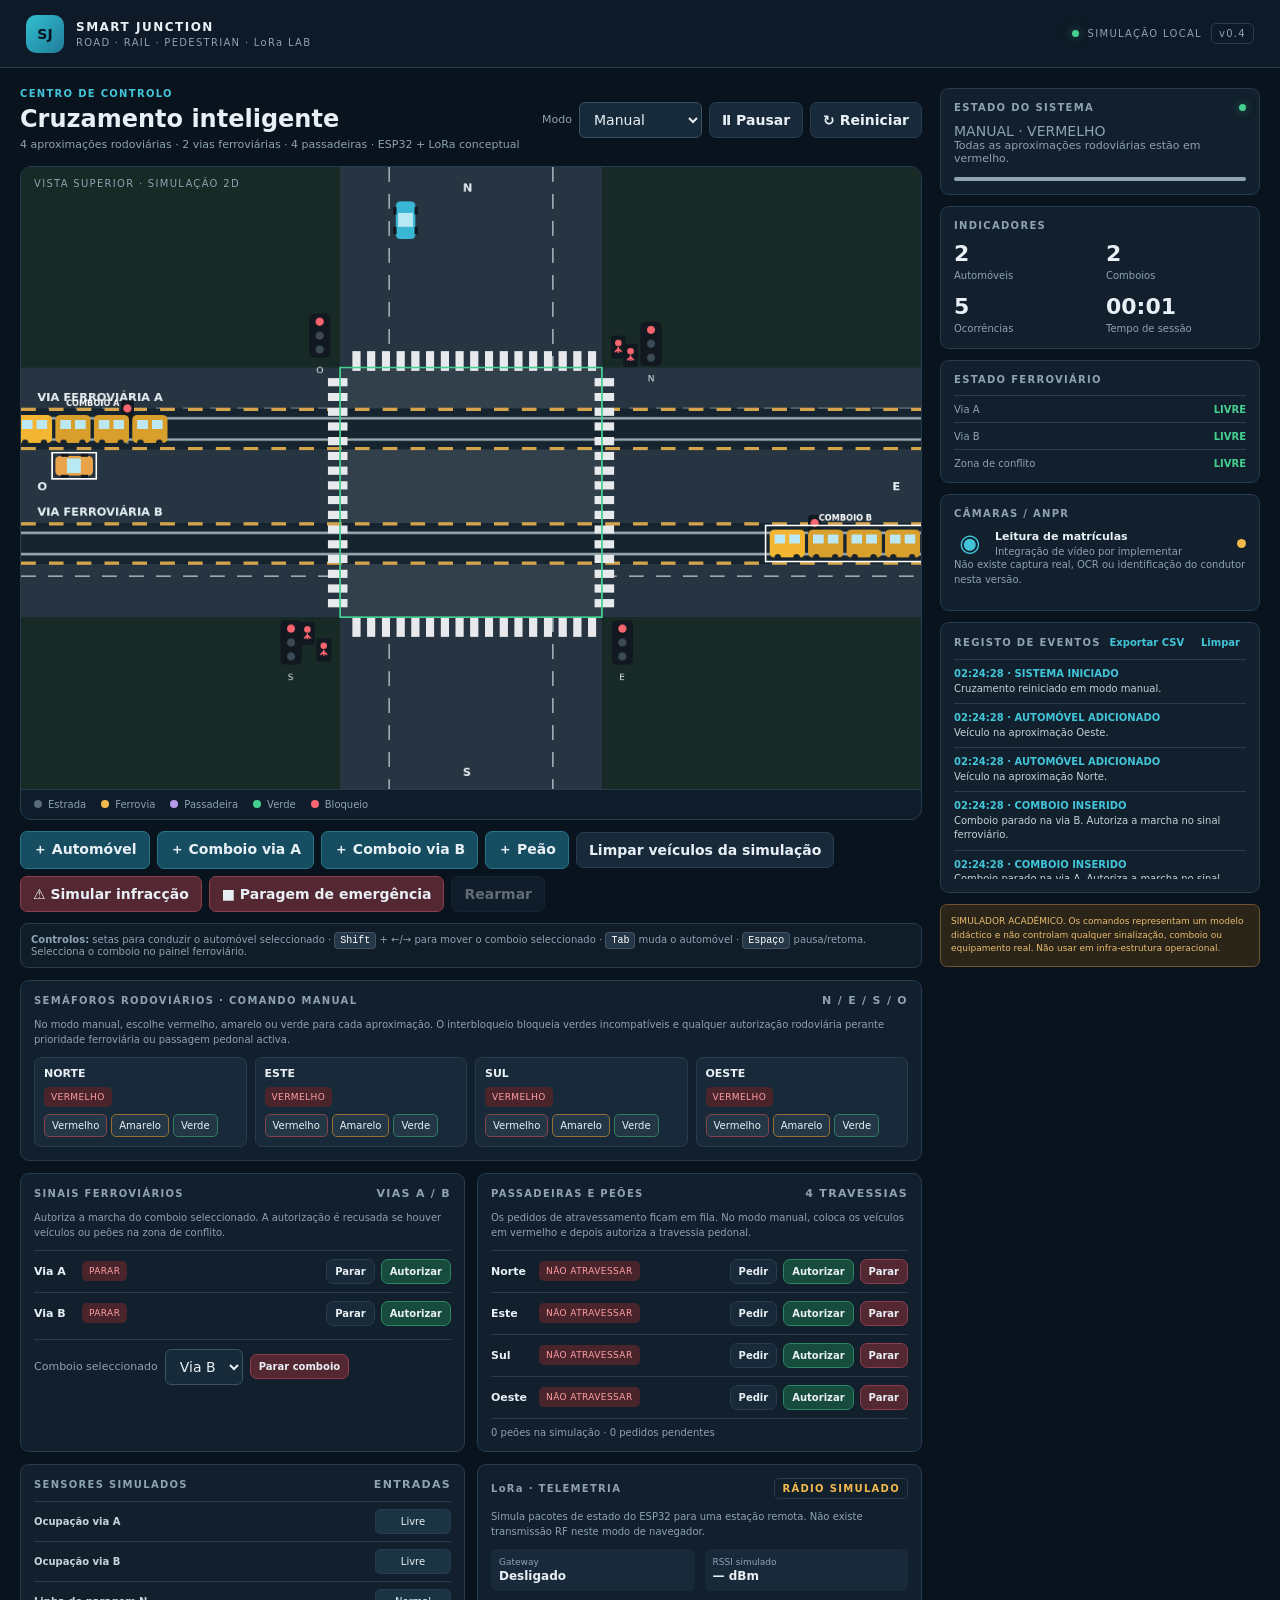
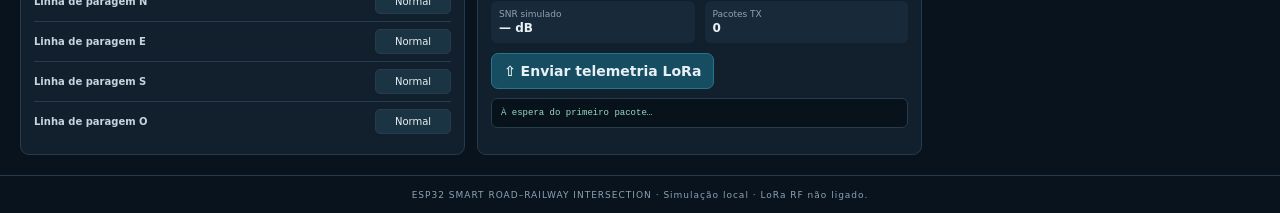
<file: simulator/index.html>
<!doctype html>
<html lang="pt-PT">
<head>
<meta charset="utf-8">
<meta name="viewport" content="width=device-width, initial-scale=1">
<meta name="theme-color" content="#0b1420">
<meta name="description" content="Simulador didáctico de cruzamento rodoviário e ferroviário, semáforos, peões e telemetria LoRa.">
<title>Smart Junction | Simulador de tráfego</title>
<link rel="stylesheet" href="style.css">
<script src="app.js" defer></script>
</head>
<body>
<header class="topbar">
  <div class="brand"><span class="brand-mark">SJ</span><div><strong>SMART JUNCTION</strong><small>ROAD · RAIL · PEDESTRIAN · LoRa LAB</small></div></div>
  <div class="top-status"><span class="live-dot"></span> SIMULAÇÃO LOCAL <span class="pill">v0.4</span></div>
</header>
<main class="layout">
<section class="workspace" aria-labelledby="pageTitle">
  <div class="section-heading">
    <div><p class="eyebrow">CENTRO DE CONTROLO</p><h1 id="pageTitle">Cruzamento inteligente</h1><p class="muted">4 aproximações rodoviárias · 2 vias ferroviárias · 4 passadeiras · ESP32 + LoRa conceptual</p></div>
    <div class="run-controls">
      <label class="mode-label" for="modeSelect">Modo</label>
      <select id="modeSelect" class="select"><option value="manual" selected>Manual</option><option value="auto">Automático</option></select>
      <button id="pauseBtn" class="button secondary" type="button">Ⅱ Pausar</button>
      <button id="reset" class="button secondary" type="button">↻ Reiniciar</button>
    </div>
  </div>
  <div class="scene-wrap">
    <div class="scene-label">VISTA SUPERIOR · SIMULAÇÃO 2D</div>
    <canvas id="scene" width="1100" height="760" aria-label="Cruzamento com quatro estradas, duas vias ferroviárias paralelas, semáforos e passadeiras para peões"></canvas>
    <div class="scene-legend"><span><i class="dot road"></i> Estrada</span><span><i class="dot rail"></i> Ferrovia</span><span><i class="dot ped"></i> Passadeira</span><span><i class="dot safe"></i> Verde</span><span><i class="dot danger"></i> Bloqueio</span></div>
  </div>
  <div class="toolbar">
    <button id="addCar" class="button primary" type="button">＋ Automóvel</button>
    <button id="addTrainA" class="button primary" type="button">＋ Comboio via A</button>
    <button id="addTrainB" class="button primary" type="button">＋ Comboio via B</button>
    <button id="addPed" class="button primary" type="button">＋ Peão</button>
    <button id="clearVehicles" class="button secondary" type="button">Limpar veículos da simulação</button>
    <button id="violation" class="button danger" type="button">⚠ Simular infracção</button>
    <button id="emergencyStop" class="button danger" type="button">■ Paragem de emergência</button>
    <button id="rearmBtn" class="button secondary" type="button" disabled>Rearmar</button>
  </div>
  <div class="keyboard-help"><b>Controlos:</b> setas para conduzir o automóvel seleccionado · <kbd>Shift</kbd> + ←/→ para mover o comboio seleccionado · <kbd>Tab</kbd> muda o automóvel · <kbd>Espaço</kbd> pausa/retoma. Selecciona o comboio no painel ferroviário.</div>

  <section class="card control-card">
    <div class="card-title"><span>SEMÁFOROS RODOVIÁRIOS · COMANDO MANUAL</span><span class="muted">N / E / S / O</span></div>
    <p class="hint">No modo manual, escolhe vermelho, amarelo ou verde para cada aproximação. O interbloqueio bloqueia verdes incompatíveis e qualquer autorização rodoviária perante prioridade ferroviária ou passagem pedonal activa.</p>
    <div class="signal-control-grid">
      <div class="signal-control"><b>NORTE</b><span id="roadNState" class="aspect-badge red">VERMELHO</span><div><button data-road="N" data-aspect="RED" class="aspect red">Vermelho</button><button data-road="N" data-aspect="AMBER" class="aspect amber">Amarelo</button><button data-road="N" data-aspect="GREEN" class="aspect green">Verde</button></div></div>
      <div class="signal-control"><b>ESTE</b><span id="roadEState" class="aspect-badge red">VERMELHO</span><div><button data-road="E" data-aspect="RED" class="aspect red">Vermelho</button><button data-road="E" data-aspect="AMBER" class="aspect amber">Amarelo</button><button data-road="E" data-aspect="GREEN" class="aspect green">Verde</button></div></div>
      <div class="signal-control"><b>SUL</b><span id="roadSState" class="aspect-badge red">VERMELHO</span><div><button data-road="S" data-aspect="RED" class="aspect red">Vermelho</button><button data-road="S" data-aspect="AMBER" class="aspect amber">Amarelo</button><button data-road="S" data-aspect="GREEN" class="aspect green">Verde</button></div></div>
      <div class="signal-control"><b>OESTE</b><span id="roadOState" class="aspect-badge red">VERMELHO</span><div><button data-road="O" data-aspect="RED" class="aspect red">Vermelho</button><button data-road="O" data-aspect="AMBER" class="aspect amber">Amarelo</button><button data-road="O" data-aspect="GREEN" class="aspect green">Verde</button></div></div>
    </div>
  </section>

  <section class="control-grid">
    <div class="card control-card">
      <div class="card-title"><span>SINAIS FERROVIÁRIOS</span><span class="muted">VIAS A / B</span></div>
      <p class="hint">Autoriza a marcha do comboio seleccionado. A autorização é recusada se houver veículos ou peões na zona de conflito.</p>
      <div class="rail-control-row"><b>Via A</b><span id="railAState" class="aspect-badge red">PARAR</span><button data-rail="A" data-state="STOP" class="button mini secondary">Parar</button><button data-rail="A" data-state="GO" class="button mini rail-go">Autorizar</button></div>
      <div class="rail-control-row"><b>Via B</b><span id="railBState" class="aspect-badge red">PARAR</span><button data-rail="B" data-state="STOP" class="button mini secondary">Parar</button><button data-rail="B" data-state="GO" class="button mini rail-go">Autorizar</button></div>
      <div class="train-tools"><label for="trainSelect">Comboio seleccionado</label><select id="trainSelect" class="select"><option value="A">Via A</option><option value="B">Via B</option></select><button id="trainStop" class="button mini danger" type="button">Parar comboio</button></div>
    </div>
    <div class="card control-card">
      <div class="card-title"><span>PASSADEIRAS E PEÕES</span><span class="muted">4 TRAVESSIAS</span></div>
      <p class="hint">Os pedidos de atravessamento ficam em fila. No modo manual, coloca os veículos em vermelho e depois autoriza a travessia pedonal.</p>
      <div class="ped-control-row"><b>Norte</b><span id="pedNState" class="aspect-badge red">NÃO ATRAVESSAR</span><button data-ped-request="N" class="button mini secondary">Pedir</button><button data-ped-state="N" data-state="WALK" class="button mini ped-go">Autorizar</button><button data-ped-state="N" data-state="STOP" class="button mini danger">Parar</button></div>
      <div class="ped-control-row"><b>Este</b><span id="pedEState" class="aspect-badge red">NÃO ATRAVESSAR</span><button data-ped-request="E" class="button mini secondary">Pedir</button><button data-ped-state="E" data-state="WALK" class="button mini ped-go">Autorizar</button><button data-ped-state="E" data-state="STOP" class="button mini danger">Parar</button></div>
      <div class="ped-control-row"><b>Sul</b><span id="pedSState" class="aspect-badge red">NÃO ATRAVESSAR</span><button data-ped-request="S" class="button mini secondary">Pedir</button><button data-ped-state="S" data-state="WALK" class="button mini ped-go">Autorizar</button><button data-ped-state="S" data-state="STOP" class="button mini danger">Parar</button></div>
      <div class="ped-control-row"><b>Oeste</b><span id="pedOState" class="aspect-badge red">NÃO ATRAVESSAR</span><button data-ped-request="O" class="button mini secondary">Pedir</button><button data-ped-state="O" data-state="WALK" class="button mini ped-go">Autorizar</button><button data-ped-state="O" data-state="STOP" class="button mini danger">Parar</button></div>
      <div class="ped-footer"><span id="pedCount">0</span> peões na simulação · <span id="pedRequests">0</span> pedidos pendentes</div>
    </div>
  </section>

  <section class="control-grid">
    <div class="card control-card">
      <div class="card-title"><span>SENSORES SIMULADOS</span><span class="muted">ENTRADAS</span></div>
      <div class="sensor-control"><b>Ocupação via A</b><button id="sensorA" class="toggle" type="button" aria-pressed="false">Livre</button></div>
      <div class="sensor-control"><b>Ocupação via B</b><button id="sensorB" class="toggle" type="button" aria-pressed="false">Livre</button></div>
      <div class="sensor-control"><b>Linha de paragem N</b><button data-stop-sensor="N" class="toggle" type="button" aria-pressed="false">Normal</button></div>
      <div class="sensor-control"><b>Linha de paragem E</b><button data-stop-sensor="E" class="toggle" type="button" aria-pressed="false">Normal</button></div>
      <div class="sensor-control"><b>Linha de paragem S</b><button data-stop-sensor="S" class="toggle" type="button" aria-pressed="false">Normal</button></div>
      <div class="sensor-control"><b>Linha de paragem O</b><button data-stop-sensor="O" class="toggle" type="button" aria-pressed="false">Normal</button></div>
    </div>
    <div class="card control-card">
      <div class="card-title"><span>LoRa · TELEMETRIA</span><span class="pill amber-text">RÁDIO SIMULADO</span></div>
      <p class="hint">Simula pacotes de estado do ESP32 para uma estação remota. Não existe transmissão RF neste modo de navegador.</p>
      <div class="lora-stats"><div><small>Gateway</small><b id="loraLink">Desligado</b></div><div><small>RSSI simulado</small><b id="loraRssi">— dBm</b></div><div><small>SNR simulado</small><b id="loraSnr">— dB</b></div><div><small>Pacotes TX</small><b id="loraPackets">0</b></div></div>
      <button id="sendLora" class="button primary" type="button">⇧ Enviar telemetria LoRa</button>
      <pre id="loraPayload" class="payload">À espera do primeiro pacote…</pre>
    </div>
  </section>
</section>

<aside class="sidebar" aria-label="Painel de estado">
  <section class="card status-card"><div class="card-title"><span>ESTADO DO SISTEMA</span><span class="live-dot"></span></div><div id="systemState" class="state-value">MANUAL · VERMELHO</div><p id="status" class="muted" role="status">Todas as autorizações começam em vermelho.</p><div class="state-track"><span id="stateTrack"></span></div></section>
  <section class="card"><div class="card-title">INDICADORES</div><div class="metric-grid"><div><strong id="carCount">0</strong><small>Automóveis</small></div><div><strong id="trainCount">0</strong><small>Comboios</small></div><div><strong id="eventCount">0</strong><small>Ocorrências</small></div><div><strong id="uptime">00:00</strong><small>Tempo de sessão</small></div></div></section>
  <section class="card"><div class="card-title">ESTADO FERROVIÁRIO</div><div class="sensor-row"><span>Via A</span><b id="railAStatus">LIVRE</b></div><div class="sensor-row"><span>Via B</span><b id="railBStatus">LIVRE</b></div><div class="sensor-row"><span>Zona de conflito</span><b id="conflictStatus">LIVRE</b></div></section>
  <section class="card"><div class="card-title">CÂMARAS / ANPR</div><div class="device"><span class="camera-icon">◉</span><div><b>Leitura de matrículas</b><small>Integração de vídeo por implementar</small></div><span class="lamp amber"></span></div><p class="hint">Não existe captura real, OCR ou identificação do condutor nesta versão.</p></section>
  <section class="card event-card"><div class="card-title">REGISTO DE EVENTOS <span><button id="exportLog" class="text-button" type="button">Exportar CSV</button> <button id="clearLog" class="text-button" type="button">Limpar</button></span></div><ol id="eventLog" aria-live="polite"><li class="empty">Sem ocorrências nesta sessão.</li></ol></section>
  <div class="disclaimer">SIMULADOR ACADÉMICO. Os comandos representam um modelo didáctico e não controlam qualquer sinalização, comboio ou equipamento real. Não usar em infra-estrutura operacional.</div>
</aside>
</main>
<footer>ESP32 SMART ROAD–RAILWAY INTERSECTION <span>·</span> Simulação local · LoRa RF não ligado.</footer>
</body>
</html>
</file>
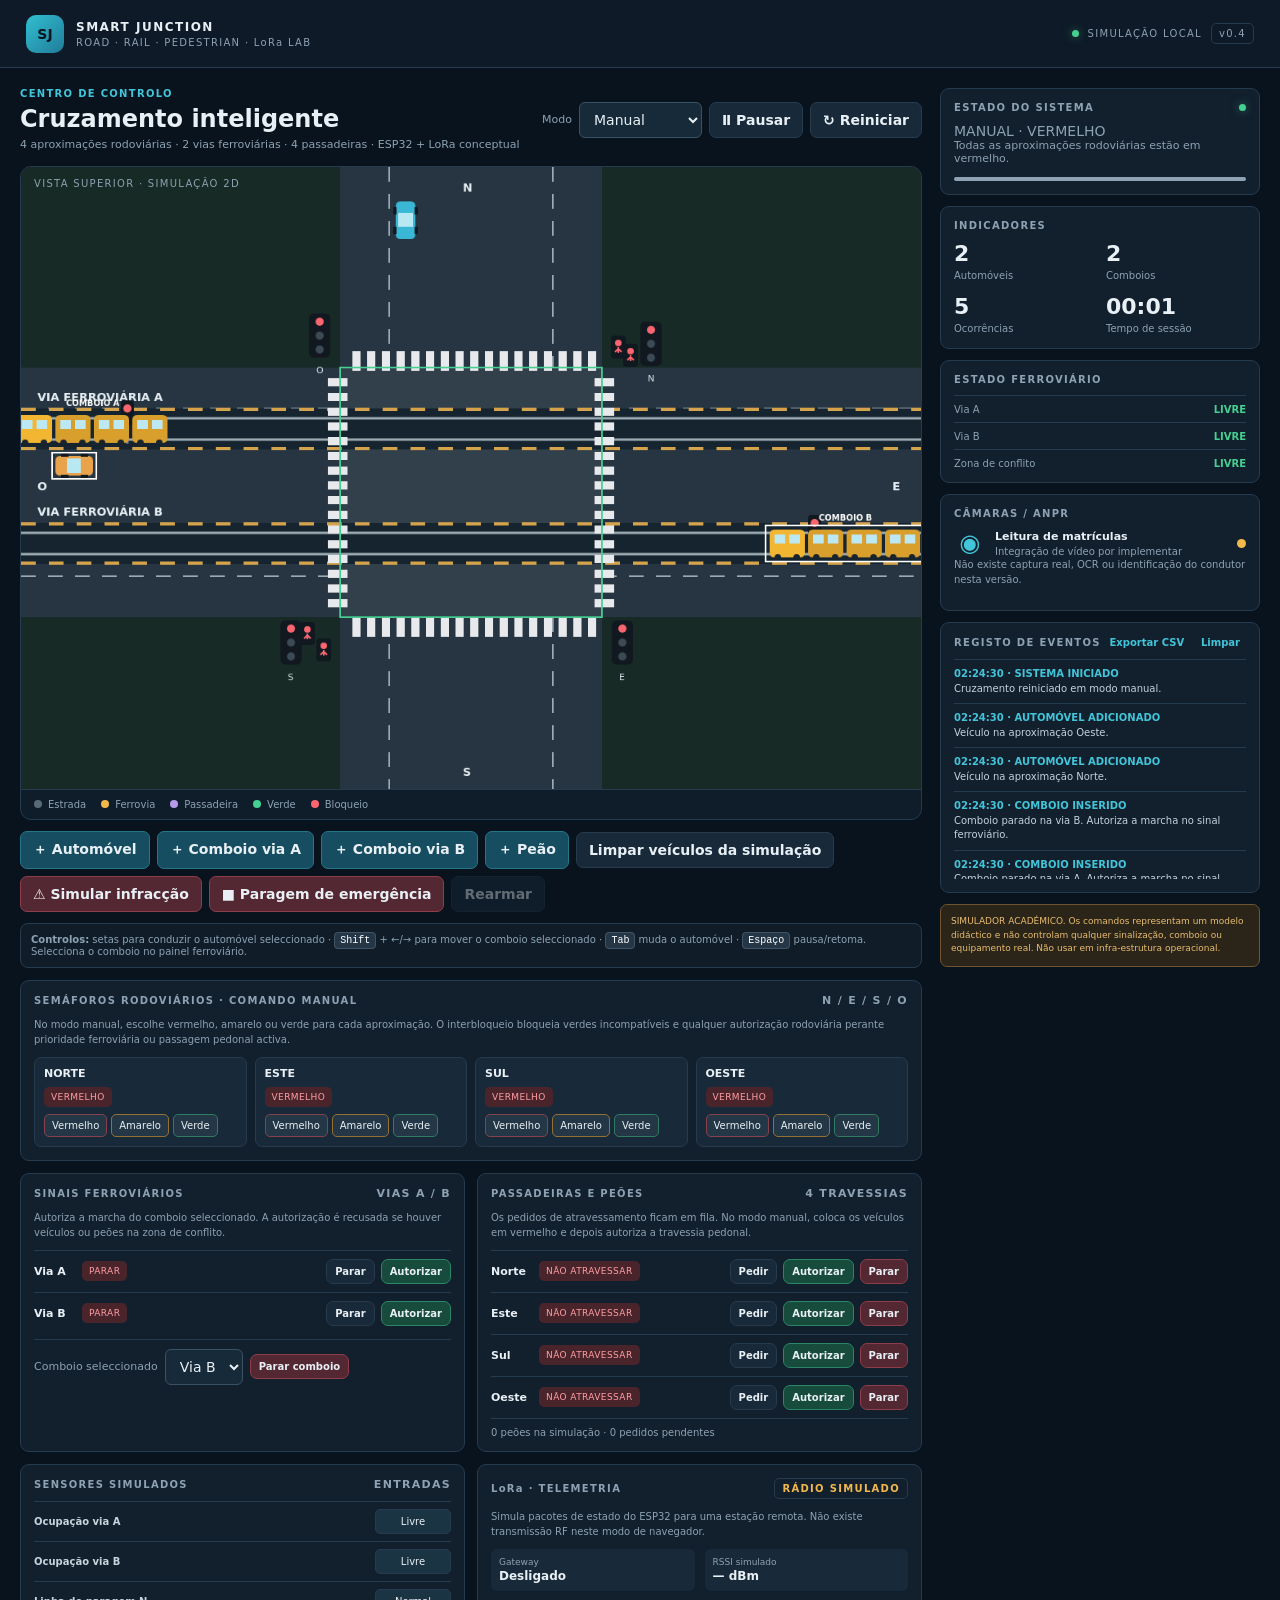
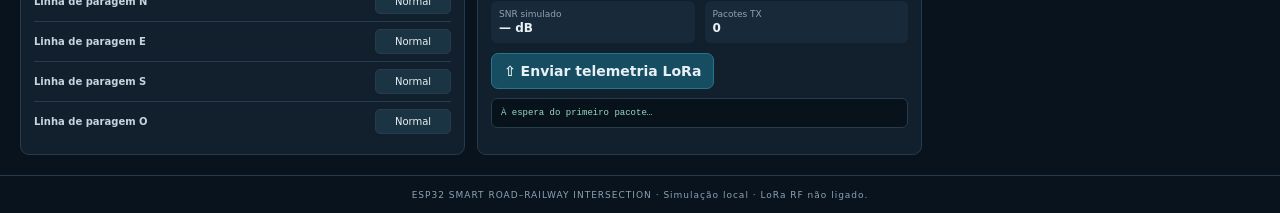
<file: simulator/standalone.html>
<!doctype html>
<html lang="pt-PT">
<head>
<meta charset="utf-8">
<meta name="viewport" content="width=device-width, initial-scale=1">
<meta name="theme-color" content="#0b1420">
<meta name="description" content="Simulador didáctico de cruzamento rodoviário e ferroviário, semáforos, peões e telemetria LoRa.">
<title>Smart Junction | Simulador de tráfego</title>
<style>
:root{color-scheme:dark;--bg:#09131e;--panel:#121f2d;--panel2:#182a3a;--line:#263b4d;--text:#e8f0f5;--muted:#8da2b2;--cyan:#42c5d9;--green:#45cf91;--amber:#f3b84b;--red:#fa6670;--purple:#b69bea}
*{box-sizing:border-box}body{margin:0;background:var(--bg);color:var(--text);font:14px Inter,ui-sans-serif,system-ui,Segoe UI,sans-serif}button,select{font:inherit}button:disabled{opacity:.4;cursor:not-allowed}
.topbar{min-height:68px;padding:10px 26px;display:flex;align-items:center;justify-content:space-between;border-bottom:1px solid var(--line);background:#0e1a27;gap:12px}.brand{display:flex;align-items:center;gap:12px}.brand-mark{width:38px;height:38px;border-radius:10px;background:linear-gradient(135deg,#31bfd0,#217c9a);display:grid;place-items:center;font-weight:900;color:#06151e}.brand strong{display:block;letter-spacing:1.5px;font-size:12px}.brand small,.top-status,.eyebrow,.card-title,.scene-label{font-size:10px;letter-spacing:1.3px;color:var(--muted)}.brand small{display:block;margin-top:3px}.top-status{display:flex;align-items:center;gap:9px}.live-dot{width:7px;height:7px;border-radius:50%;background:var(--green);display:inline-block;box-shadow:0 0 10px #45cf9180}.pill{padding:4px 7px;border:1px solid var(--line);border-radius:5px}.amber-text{color:var(--amber)}
.layout{max-width:1800px;margin:auto;padding:20px;display:grid;grid-template-columns:minmax(0,1fr) 320px;gap:18px}.workspace{min-width:0}.section-heading{display:flex;align-items:center;justify-content:space-between;gap:16px;margin-bottom:15px}.eyebrow{color:var(--cyan);font-weight:700;margin:0 0 6px}h1{font-size:24px;margin:0 0 5px}.muted{color:var(--muted);font-size:11px;margin:0}.run-controls,.toolbar{display:flex;gap:7px;flex-wrap:wrap;align-items:center}.mode-label,.train-tools label{font-size:11px;color:var(--muted)}.select{background:#172a39;color:var(--text);border:1px solid #3a5264;border-radius:6px;padding:8px 10px}.button{border:1px solid var(--line);border-radius:7px;padding:9px 12px;font-weight:650;color:var(--text);cursor:pointer;background:var(--panel2)}.button:hover:not(:disabled){filter:brightness(1.16)}.button:focus-visible,.aspect:focus-visible,.toggle:focus-visible{outline:2px solid var(--cyan);outline-offset:2px}.button.primary{background:#164d61;border-color:#26758b}.button.danger{background:#542832;border-color:#8e3d4a}.button.mini{padding:6px 8px;font-size:10px}.button.rail-go,.button.ped-go{background:#174b3b;border-color:#2b8668}.scene-wrap{position:relative;border:1px solid var(--line);border-radius:11px;background:#0f1c29;overflow:hidden}.scene-label{position:absolute;top:11px;left:13px;z-index:1}.scene-wrap canvas{display:block;width:100%;height:auto}.scene-legend{display:flex;gap:15px;padding:9px 13px;border-top:1px solid var(--line);color:var(--muted);font-size:10px;flex-wrap:wrap}.scene-legend span{display:flex;align-items:center;gap:6px}.dot{width:8px;height:8px;border-radius:50%;display:inline-block}.road{background:#596a77}.rail{background:var(--amber)}.ped{background:var(--purple)}.safe{background:var(--green)}.danger{background:var(--red)}.toolbar{margin:11px 0}.keyboard-help{border:1px solid var(--line);background:#101d29;padding:10px;border-radius:8px;color:var(--muted);font-size:10px}kbd{padding:2px 5px;background:#253747;border:1px solid #405466;border-radius:4px;color:#fff}
.card{background:var(--panel);border:1px solid var(--line);border-radius:9px;padding:13px}.control-card{margin-top:12px}.card-title{display:flex;align-items:center;justify-content:space-between;font-weight:750;margin-bottom:10px}.hint{font-size:10px;line-height:1.5;color:var(--muted);margin:0 0 10px}.signal-control-grid{display:grid;grid-template-columns:repeat(4,minmax(0,1fr));gap:8px}.signal-control{display:flex;flex-direction:column;gap:7px;background:var(--panel2);border:1px solid var(--line);padding:9px;border-radius:7px}.signal-control>b{font-size:11px}.signal-control>div{display:flex;gap:4px;flex-wrap:wrap}.aspect{border:1px solid #435768;border-radius:5px;padding:5px 7px;font-size:10px;color:var(--text);background:#243746;cursor:pointer}.aspect.red{border-color:#87414b}.aspect.amber{border-color:#947132}.aspect.green{border-color:#317b60}.aspect-badge{font-size:9px;letter-spacing:.4px;padding:5px 7px;border-radius:5px;display:inline-block;width:max-content}.aspect-badge.red{background:#49252b;color:#ff9da4}.aspect-badge.amber{background:#4b3b20;color:#ffd27b}.aspect-badge.green{background:#1d4438;color:#8ae0bd}.control-grid{display:grid;grid-template-columns:repeat(2,minmax(0,1fr));gap:12px}.rail-control-row,.ped-control-row{display:flex;gap:6px;align-items:center;flex-wrap:wrap;border-top:1px solid var(--line);padding:8px 0}.rail-control-row>b,.ped-control-row>b{font-size:11px;min-width:42px}.rail-control-row .aspect-badge,.ped-control-row .aspect-badge{margin-right:auto}.train-tools{border-top:1px solid var(--line);padding-top:9px;margin-top:5px;display:flex;align-items:center;gap:7px;flex-wrap:wrap}.ped-footer{border-top:1px solid var(--line);padding-top:8px;font-size:10px;color:var(--muted)}.toggle{border:1px solid var(--line);border-radius:5px;background:#1b3443;color:var(--text);font-size:10px;padding:6px 9px;cursor:pointer;min-width:76px}.toggle[aria-pressed="true"]{background:#56313a;border-color:#ad5964;color:#ffc1c5}.sensor-control{display:flex;align-items:center;justify-content:space-between;gap:7px;border-top:1px solid var(--line);padding:7px 0}.sensor-control b{font-size:10px;font-weight:550;color:#c8d4dc}.lora-stats{display:grid;grid-template-columns:repeat(2,1fr);gap:10px;margin-bottom:10px}.lora-stats div{background:var(--panel2);border-radius:6px;padding:8px}.lora-stats small{display:block;color:var(--muted);font-size:9px}.lora-stats b{font-size:12px}.payload{white-space:pre-wrap;overflow-wrap:anywhere;background:#08121b;border:1px solid var(--line);border-radius:6px;padding:9px;color:#9bd9c4;font-size:9px;max-height:130px;overflow:auto;margin:9px 0 0}
.sidebar{display:flex;flex-direction:column;gap:11px}.status-value{font-size:15px;font-weight:800;color:var(--green);margin-bottom:6px}.state-track{height:4px;background:#253746;border-radius:4px;margin-top:12px;overflow:hidden}.state-track span{display:block;width:100%;height:100%;background:var(--green)}.metric-grid{display:grid;grid-template-columns:repeat(2,1fr);gap:12px}.metric-grid strong{font-size:22px;display:block}.metric-grid small{font-size:10px;color:var(--muted)}.sensor-row{display:flex;justify-content:space-between;border-top:1px solid var(--line);padding-top:8px;margin-top:7px;font-size:10px;color:var(--muted)}.sensor-row b{color:var(--green);font-size:10px}.camera-icon{font-size:24px;color:var(--cyan);width:32px;text-align:center}.device{display:flex;align-items:center;gap:9px}.device b{display:block;font-size:11px}.device small{display:block;color:var(--muted);font-size:10px;margin-top:3px}.lamp{width:9px;height:9px;border-radius:50%;display:inline-block;margin-left:auto}.lamp.green{background:var(--green)}.lamp.amber{background:var(--amber)}.lamp.red{background:var(--red)}.event-card ol{list-style:none;padding:0;margin:0;max-height:220px;overflow:auto}.event-card li{font-size:10px;color:#c5d2dc;border-top:1px solid var(--line);padding:7px 0;line-height:1.45}.event-card li strong{color:var(--cyan);display:block}.event-card li span{color:#c5d2dc}.event-card .empty{color:var(--muted)}.text-button{background:none;border:0;color:var(--cyan);cursor:pointer;font-size:10px}.disclaimer{border:1px solid #6e5430;background:#2b2418;color:#e8bd70;padding:10px;border-radius:7px;font-size:9px;line-height:1.5}
footer{border-top:1px solid var(--line);padding:14px 20px;text-align:center;color:var(--muted);font-size:9px;letter-spacing:1px}footer span{color:var(--cyan)}
@media(max-width:1200px){.layout{grid-template-columns:1fr}.sidebar{display:grid;grid-template-columns:repeat(2,minmax(0,1fr))}.disclaimer{grid-column:1/-1}}
@media(max-width:800px){.signal-control-grid{grid-template-columns:repeat(2,minmax(0,1fr))}.control-grid{grid-template-columns:1fr}.section-heading{align-items:flex-start;flex-direction:column}}
@media(max-width:560px){.layout{padding:10px}.topbar{padding:10px 12px;flex-wrap:wrap}.sidebar{grid-template-columns:1fr}.disclaimer{grid-column:auto}.toolbar>.button{flex:1 1 45%}.signal-control-grid{grid-template-columns:1fr 1fr}.rail-control-row,.ped-control-row{gap:4px}}
</style>

</head>
<body>
<header class="topbar">
  <div class="brand"><span class="brand-mark">SJ</span><div><strong>SMART JUNCTION</strong><small>ROAD · RAIL · PEDESTRIAN · LoRa LAB</small></div></div>
  <div class="top-status"><span class="live-dot"></span> SIMULAÇÃO LOCAL <span class="pill">v0.4</span></div>
</header>
<main class="layout">
<section class="workspace" aria-labelledby="pageTitle">
  <div class="section-heading">
    <div><p class="eyebrow">CENTRO DE CONTROLO</p><h1 id="pageTitle">Cruzamento inteligente</h1><p class="muted">4 aproximações rodoviárias · 2 vias ferroviárias · 4 passadeiras · ESP32 + LoRa conceptual</p></div>
    <div class="run-controls">
      <label class="mode-label" for="modeSelect">Modo</label>
      <select id="modeSelect" class="select"><option value="manual" selected>Manual</option><option value="auto">Automático</option></select>
      <button id="pauseBtn" class="button secondary" type="button">Ⅱ Pausar</button>
      <button id="reset" class="button secondary" type="button">↻ Reiniciar</button>
    </div>
  </div>
  <div class="scene-wrap">
    <div class="scene-label">VISTA SUPERIOR · SIMULAÇÃO 2D</div>
    <canvas id="scene" width="1100" height="760" aria-label="Cruzamento com quatro estradas, duas vias ferroviárias paralelas, semáforos e passadeiras para peões"></canvas>
    <div class="scene-legend"><span><i class="dot road"></i> Estrada</span><span><i class="dot rail"></i> Ferrovia</span><span><i class="dot ped"></i> Passadeira</span><span><i class="dot safe"></i> Verde</span><span><i class="dot danger"></i> Bloqueio</span></div>
  </div>
  <div class="toolbar">
    <button id="addCar" class="button primary" type="button">＋ Automóvel</button>
    <button id="addTrainA" class="button primary" type="button">＋ Comboio via A</button>
    <button id="addTrainB" class="button primary" type="button">＋ Comboio via B</button>
    <button id="addPed" class="button primary" type="button">＋ Peão</button>
    <button id="clearVehicles" class="button secondary" type="button">Limpar veículos da simulação</button>
    <button id="violation" class="button danger" type="button">⚠ Simular infracção</button>
    <button id="emergencyStop" class="button danger" type="button">■ Paragem de emergência</button>
    <button id="rearmBtn" class="button secondary" type="button" disabled>Rearmar</button>
  </div>
  <div class="keyboard-help"><b>Controlos:</b> setas para conduzir o automóvel seleccionado · <kbd>Shift</kbd> + ←/→ para mover o comboio seleccionado · <kbd>Tab</kbd> muda o automóvel · <kbd>Espaço</kbd> pausa/retoma. Selecciona o comboio no painel ferroviário.</div>

  <section class="card control-card">
    <div class="card-title"><span>SEMÁFOROS RODOVIÁRIOS · COMANDO MANUAL</span><span class="muted">N / E / S / O</span></div>
    <p class="hint">No modo manual, escolhe vermelho, amarelo ou verde para cada aproximação. O interbloqueio bloqueia verdes incompatíveis e qualquer autorização rodoviária perante prioridade ferroviária ou passagem pedonal activa.</p>
    <div class="signal-control-grid">
      <div class="signal-control"><b>NORTE</b><span id="roadNState" class="aspect-badge red">VERMELHO</span><div><button data-road="N" data-aspect="RED" class="aspect red">Vermelho</button><button data-road="N" data-aspect="AMBER" class="aspect amber">Amarelo</button><button data-road="N" data-aspect="GREEN" class="aspect green">Verde</button></div></div>
      <div class="signal-control"><b>ESTE</b><span id="roadEState" class="aspect-badge red">VERMELHO</span><div><button data-road="E" data-aspect="RED" class="aspect red">Vermelho</button><button data-road="E" data-aspect="AMBER" class="aspect amber">Amarelo</button><button data-road="E" data-aspect="GREEN" class="aspect green">Verde</button></div></div>
      <div class="signal-control"><b>SUL</b><span id="roadSState" class="aspect-badge red">VERMELHO</span><div><button data-road="S" data-aspect="RED" class="aspect red">Vermelho</button><button data-road="S" data-aspect="AMBER" class="aspect amber">Amarelo</button><button data-road="S" data-aspect="GREEN" class="aspect green">Verde</button></div></div>
      <div class="signal-control"><b>OESTE</b><span id="roadOState" class="aspect-badge red">VERMELHO</span><div><button data-road="O" data-aspect="RED" class="aspect red">Vermelho</button><button data-road="O" data-aspect="AMBER" class="aspect amber">Amarelo</button><button data-road="O" data-aspect="GREEN" class="aspect green">Verde</button></div></div>
    </div>
  </section>

  <section class="control-grid">
    <div class="card control-card">
      <div class="card-title"><span>SINAIS FERROVIÁRIOS</span><span class="muted">VIAS A / B</span></div>
      <p class="hint">Autoriza a marcha do comboio seleccionado. A autorização é recusada se houver veículos ou peões na zona de conflito.</p>
      <div class="rail-control-row"><b>Via A</b><span id="railAState" class="aspect-badge red">PARAR</span><button data-rail="A" data-state="STOP" class="button mini secondary">Parar</button><button data-rail="A" data-state="GO" class="button mini rail-go">Autorizar</button></div>
      <div class="rail-control-row"><b>Via B</b><span id="railBState" class="aspect-badge red">PARAR</span><button data-rail="B" data-state="STOP" class="button mini secondary">Parar</button><button data-rail="B" data-state="GO" class="button mini rail-go">Autorizar</button></div>
      <div class="train-tools"><label for="trainSelect">Comboio seleccionado</label><select id="trainSelect" class="select"><option value="A">Via A</option><option value="B">Via B</option></select><button id="trainStop" class="button mini danger" type="button">Parar comboio</button></div>
    </div>
    <div class="card control-card">
      <div class="card-title"><span>PASSADEIRAS E PEÕES</span><span class="muted">4 TRAVESSIAS</span></div>
      <p class="hint">Os pedidos de atravessamento ficam em fila. No modo manual, coloca os veículos em vermelho e depois autoriza a travessia pedonal.</p>
      <div class="ped-control-row"><b>Norte</b><span id="pedNState" class="aspect-badge red">NÃO ATRAVESSAR</span><button data-ped-request="N" class="button mini secondary">Pedir</button><button data-ped-state="N" data-state="WALK" class="button mini ped-go">Autorizar</button><button data-ped-state="N" data-state="STOP" class="button mini danger">Parar</button></div>
      <div class="ped-control-row"><b>Este</b><span id="pedEState" class="aspect-badge red">NÃO ATRAVESSAR</span><button data-ped-request="E" class="button mini secondary">Pedir</button><button data-ped-state="E" data-state="WALK" class="button mini ped-go">Autorizar</button><button data-ped-state="E" data-state="STOP" class="button mini danger">Parar</button></div>
      <div class="ped-control-row"><b>Sul</b><span id="pedSState" class="aspect-badge red">NÃO ATRAVESSAR</span><button data-ped-request="S" class="button mini secondary">Pedir</button><button data-ped-state="S" data-state="WALK" class="button mini ped-go">Autorizar</button><button data-ped-state="S" data-state="STOP" class="button mini danger">Parar</button></div>
      <div class="ped-control-row"><b>Oeste</b><span id="pedOState" class="aspect-badge red">NÃO ATRAVESSAR</span><button data-ped-request="O" class="button mini secondary">Pedir</button><button data-ped-state="O" data-state="WALK" class="button mini ped-go">Autorizar</button><button data-ped-state="O" data-state="STOP" class="button mini danger">Parar</button></div>
      <div class="ped-footer"><span id="pedCount">0</span> peões na simulação · <span id="pedRequests">0</span> pedidos pendentes</div>
    </div>
  </section>

  <section class="control-grid">
    <div class="card control-card">
      <div class="card-title"><span>SENSORES SIMULADOS</span><span class="muted">ENTRADAS</span></div>
      <div class="sensor-control"><b>Ocupação via A</b><button id="sensorA" class="toggle" type="button" aria-pressed="false">Livre</button></div>
      <div class="sensor-control"><b>Ocupação via B</b><button id="sensorB" class="toggle" type="button" aria-pressed="false">Livre</button></div>
      <div class="sensor-control"><b>Linha de paragem N</b><button data-stop-sensor="N" class="toggle" type="button" aria-pressed="false">Normal</button></div>
      <div class="sensor-control"><b>Linha de paragem E</b><button data-stop-sensor="E" class="toggle" type="button" aria-pressed="false">Normal</button></div>
      <div class="sensor-control"><b>Linha de paragem S</b><button data-stop-sensor="S" class="toggle" type="button" aria-pressed="false">Normal</button></div>
      <div class="sensor-control"><b>Linha de paragem O</b><button data-stop-sensor="O" class="toggle" type="button" aria-pressed="false">Normal</button></div>
    </div>
    <div class="card control-card">
      <div class="card-title"><span>LoRa · TELEMETRIA</span><span class="pill amber-text">RÁDIO SIMULADO</span></div>
      <p class="hint">Simula pacotes de estado do ESP32 para uma estação remota. Não existe transmissão RF neste modo de navegador.</p>
      <div class="lora-stats"><div><small>Gateway</small><b id="loraLink">Desligado</b></div><div><small>RSSI simulado</small><b id="loraRssi">— dBm</b></div><div><small>SNR simulado</small><b id="loraSnr">— dB</b></div><div><small>Pacotes TX</small><b id="loraPackets">0</b></div></div>
      <button id="sendLora" class="button primary" type="button">⇧ Enviar telemetria LoRa</button>
      <pre id="loraPayload" class="payload">À espera do primeiro pacote…</pre>
    </div>
  </section>
</section>

<aside class="sidebar" aria-label="Painel de estado">
  <section class="card status-card"><div class="card-title"><span>ESTADO DO SISTEMA</span><span class="live-dot"></span></div><div id="systemState" class="state-value">MANUAL · VERMELHO</div><p id="status" class="muted" role="status">Todas as autorizações começam em vermelho.</p><div class="state-track"><span id="stateTrack"></span></div></section>
  <section class="card"><div class="card-title">INDICADORES</div><div class="metric-grid"><div><strong id="carCount">0</strong><small>Automóveis</small></div><div><strong id="trainCount">0</strong><small>Comboios</small></div><div><strong id="eventCount">0</strong><small>Ocorrências</small></div><div><strong id="uptime">00:00</strong><small>Tempo de sessão</small></div></div></section>
  <section class="card"><div class="card-title">ESTADO FERROVIÁRIO</div><div class="sensor-row"><span>Via A</span><b id="railAStatus">LIVRE</b></div><div class="sensor-row"><span>Via B</span><b id="railBStatus">LIVRE</b></div><div class="sensor-row"><span>Zona de conflito</span><b id="conflictStatus">LIVRE</b></div></section>
  <section class="card"><div class="card-title">CÂMARAS / ANPR</div><div class="device"><span class="camera-icon">◉</span><div><b>Leitura de matrículas</b><small>Integração de vídeo por implementar</small></div><span class="lamp amber"></span></div><p class="hint">Não existe captura real, OCR ou identificação do condutor nesta versão.</p></section>
  <section class="card event-card"><div class="card-title">REGISTO DE EVENTOS <span><button id="exportLog" class="text-button" type="button">Exportar CSV</button> <button id="clearLog" class="text-button" type="button">Limpar</button></span></div><ol id="eventLog" aria-live="polite"><li class="empty">Sem ocorrências nesta sessão.</li></ol></section>
  <div class="disclaimer">SIMULADOR ACADÉMICO. Os comandos representam um modelo didáctico e não controlam qualquer sinalização, comboio ou equipamento real. Não usar em infra-estrutura operacional.</div>
</aside>
</main>
<footer>ESP32 SMART ROAD–RAILWAY INTERSECTION <span>·</span> Simulação local · LoRa RF não ligado.</footer>
<script>
'use strict';

(() => {
  const canvas = document.getElementById('scene');
  if (!canvas) return;
  const ctx = canvas.getContext('2d');
  if (!ctx) return;
  const $ = (id) => document.getElementById(id);
  const W = canvas.width;
  const H = canvas.height;
  const DIRS = ['N', 'E', 'S', 'O'];
  const DIR_NAMES = { N: 'Norte', E: 'Este', S: 'Sul', O: 'Oeste' };
  const SIGNAL_IDS = { N: 'roadNState', E: 'roadEState', S: 'roadSState', O: 'roadOState' };
  const PED_IDS = { N: 'pedNState', E: 'pedEState', S: 'pedSState', O: 'pedOState' };
  const PHASE_MS = 6500;
  const AMBER_MS = 1800;
  const ALL_RED_MS = 1400;
  const PED_WALK_MS = 4200;
  const CONFLICT = { left: 390, right: 710, top: 245, bottom: 550 };
  const RAIL_Y = { A: 320, B: 460 };
  const CAR_COLORS = ['#39b7d4', '#e8a34b', '#a58be8', '#ed6d79', '#65c68c', '#e2d46c'];

  let mode = 'manual';
  let paused = false;
  let incident = false;
  let cars = [];
  let trains = [];
  let pedestrians = [];
  let events = [];
  let roadSignals = { N: 'RED', E: 'RED', S: 'RED', O: 'RED' };
  let railSignals = { A: 'STOP', B: 'STOP' };
  let pedestrianSignals = { N: 'STOP', E: 'STOP', S: 'STOP', O: 'STOP' };
  let pedestrianRequests = { N: 0, E: 0, S: 0, O: 0 };
  let railSensors = { A: false, B: false };
  let stopSensors = { N: false, E: false, S: false, O: false };
  let selectedCar = 0;
  let selectedTrain = 'A';
  let autoRoadIndex = 0;
  let autoStage = 'GREEN';
  let autoStageAt = 0;
  let autoPedDirection = null;
  let autoPedUntil = 0;
  let startedAt = Date.now();
  let lastFrame = 0;
  let packetSequence = 0;
  let railPriority = false;
  let railOccupied = false;
  let roadTransitionUntil = 0;
  let pendingManualRoad = null;
  let railReadyAt = { A: 0, B: 0 };

  const clamp = (value, min, max) => Math.max(min, Math.min(max, value));
  const now = () => performance.now();
  const isPedWalking = () => DIRS.some((d) => pedestrianSignals[d] === 'WALK');
  const hasMovingTrain = () => trains.some((t) => Math.abs(t.speed) > 0.01);
  const trainNearCrossing = () => trains.some((t) => t.x > 175 && t.x < 925);
  const anyRailSensor = () => railSensors.A || railSensors.B || trains.some((t) => t.x > 390 && t.x < 710);
  const anyCarInConflict = () => cars.some((c) => c.x > CONFLICT.left && c.x < CONFLICT.right && c.y > CONFLICT.top && c.y < CONFLICT.bottom);
  const anyPedInMotion = () => pedestrians.length > 0;

  function addEvent(title, detail) {
    events.unshift({ time: new Date().toLocaleTimeString('pt-PT'), title, detail });
    events = events.slice(0, 60);
    $('eventCount').textContent = events.length;
    const list = $('eventLog');
    list.replaceChildren();
    if (!events.length) {
      const item = document.createElement('li');
      item.className = 'empty';
      item.textContent = 'Sem ocorrências nesta sessão.';
      list.append(item);
      return;
    }
    for (const event of events) {
      const item = document.createElement('li');
      const heading = document.createElement('strong');
      heading.textContent = event.time + ' · ' + event.title;
      const detail = document.createElement('span');
      detail.textContent = event.detail;
      item.append(heading, detail);
      list.append(item);
    }
  }

  function updateCounts() {
    $('carCount').textContent = cars.length;
    $('trainCount').textContent = trains.length;
    $('pedCount').textContent = pedestrians.length;
    $('pedRequests').textContent = Object.values(pedestrianRequests).reduce((a, b) => a + b, 0);
  }

  function allRoadRed() {
    for (const direction of DIRS) roadSignals[direction] = 'RED';
    pendingManualRoad = null;
    roadTransitionUntil = now() + ALL_RED_MS;
    refreshSignalPanels();
  }

  function allPedestrianStop() {
    for (const direction of DIRS) pedestrianSignals[direction] = 'STOP';
    refreshPedPanels();
  }

  function setSystemState(label, message, colour) {
    $('systemState').textContent = label;
    $('systemState').style.color = colour;
    $('status').textContent = message;
    $('stateTrack').style.background = colour;
  }

  function railIsBlockedForRoad() {
    return incident || railPriority || railOccupied || railSignals.A === 'GO' || railSignals.B === 'GO' ||
      railSensors.A || railSensors.B || trainNearCrossing();
  }

  function setRoadSignal(direction, aspect, source = 'manual') {
    if (!DIRS.includes(direction) || !['RED', 'AMBER', 'GREEN'].includes(aspect)) return false;
    if (source === 'manual' && mode !== 'manual') {
      addEvent('COMANDO IGNORADO', 'Muda primeiro para o modo manual.');
      return false;
    }
    if (incident && aspect !== 'RED') {
      addEvent('COMANDO BLOQUEADO', 'A retenção por incidente mantém todas as aproximações em vermelho.');
      return false;
    }
    if (aspect === 'GREEN') {
      if (railIsBlockedForRoad() || isPedWalking() || anyPedInMotion()) {
        addEvent('VERDE RECUSADO', 'Prioridade ferroviária ou passagem pedonal activa.');
        return false;
      }
      if (roadSignals[direction] === 'GREEN') return true;
      const wasAuthorised = DIRS.some((other) => roadSignals[other] !== 'RED');
      for (const other of DIRS) roadSignals[other] = 'RED';
      if (wasAuthorised || now() < roadTransitionUntil) {
        pendingManualRoad = direction;
        roadTransitionUntil = Math.max(roadTransitionUntil, now() + ALL_RED_MS);
        refreshSignalPanels();
        addEvent('VERMELHO INTEGRAL', 'Pedido de verde para ' + DIR_NAMES[direction] + ' em espera até terminar o intervalo de segurança.');
        return true;
      }
      pendingManualRoad = null;
      roadSignals[direction] = 'GREEN';
    } else if (aspect === 'AMBER') {
      pendingManualRoad = null;
      if (railIsBlockedForRoad() || isPedWalking()) {
        roadSignals[direction] = 'RED';
        addEvent('AMARELO RECUSADO', 'A prioridade ferroviária/pedonal mantém o sinal rodoviário em vermelho.');
        refreshSignalPanels();
        return false;
      }
      for (const other of DIRS) roadSignals[other] = 'RED';
      roadSignals[direction] = 'AMBER';
    } else {
      if (pendingManualRoad === direction) pendingManualRoad = null;
      const wasAuthorised = roadSignals[direction] !== 'RED';
      roadSignals[direction] = 'RED';
      if (wasAuthorised) roadTransitionUntil = Math.max(roadTransitionUntil, now() + ALL_RED_MS);
    }
    refreshSignalPanels();
    addEvent('SEMÁFORO RODOVIÁRIO', DIR_NAMES[direction] + ': ' + aspectName(aspect) + '.');
    return true;
  }

  function aspectName(aspect) {
    return aspect === 'GREEN' ? 'verde' : aspect === 'AMBER' ? 'amarelo' : 'vermelho';
  }

  function setRailSignal(track, state) {
    if (!['A', 'B'].includes(track) || !['STOP', 'GO'].includes(state)) return false;
    if (incident && state === 'GO') {
      addEvent('AUTORIZAÇÃO FERROVIÁRIA RECUSADA', 'Existe uma retenção por incidente.');
      return false;
    }
    if (state === 'GO') {
      const trainAlreadyInSection = trains.some((train) => train.track === track && train.x > 370 && train.x < 730);
      if (railSensors[track] && !trainAlreadyInSection) {
        addEvent('MARCHA FERROVIÁRIA RECUSADA', 'O sensor da via ' + track + ' indica ocupação sem um comboio identificável para libertar a secção.');
        return false;
      }
      if (anyCarInConflict() || isPedWalking() || anyPedInMotion()) {
        addEvent('AUTORIZAÇÃO FERROVIÁRIA RECUSADA', 'A zona de conflito não está livre de veículos/peões.');
        return false;
      }
      allRoadRed();
      allPedestrianStop();
      railReadyAt[track] = roadTransitionUntil;
    } else {
      railReadyAt[track] = 0;
    }
    railSignals[track] = state;
    for (const train of trains.filter((t) => t.track === track)) {
      if (state === 'STOP') train.speed = 0;
    }
    refreshRailPanels();
    refreshSignalPanels();
    addEvent('SINAL FERROVIÁRIO', 'Via ' + track + ': ' + (state === 'GO' ? 'marcha autorizada no simulador' : 'parar') + '.');
    return true;
  }

  function requestPedestrian(direction) {
    if (!DIRS.includes(direction)) return;
    pedestrianRequests[direction] = Math.min(8, pedestrianRequests[direction] + 1);
    $('ped' + direction + 'State').textContent = 'PEDIDO PENDENTE';
    $('ped' + direction + 'State').className = 'aspect-badge amber';
    updateCounts();
    addEvent('PEDIDO DE PEÃO', 'Botão de pedido accionado na passadeira ' + DIR_NAMES[direction] + '.');
    if (mode === 'auto') tryServePedestrian(now());
  }

  function startPedestrianWalk(direction, source = 'manual') {
    if (!DIRS.includes(direction)) return false;
    if (source === 'manual' && mode !== 'manual') {
      addEvent('COMANDO PEDONAL IGNORADO', 'No modo automático, o ciclo gere os pedidos.');
      return false;
    }
    if (incident || railIsBlockedForRoad() || DIRS.some((d) => roadSignals[d] !== 'RED') || now() < roadTransitionUntil || anyCarInConflict() || hasMovingTrain()) {
      addEvent('PASSADEIRA BLOQUEADA', 'Não é seguro autorizar peões: existe prioridade ferroviária, incidente ou veículo na zona.');
      return false;
    }
    allRoadRed();
    for (const key of DIRS) pedestrianSignals[key] = 'STOP';
    pedestrianSignals[direction] = 'WALK';
    const amount = Math.max(1, pedestrianRequests[direction]);
    pedestrianRequests[direction] = 0;
    for (let i = 0; i < Math.min(amount, 5); i += 1) {
      pedestrians.push({ direction, progress: i * 0.10, speed: 0.16 + Math.random() * 0.035 });
    }
    refreshPedPanels();
    refreshSignalPanels();
    addEvent('PASSADEIRA AUTORIZADA', 'Peões autorizados na travessia ' + DIR_NAMES[direction] + '.');
    updateCounts();
    return true;
  }

  function stopPedestrianWalk(direction) {
    if (!DIRS.includes(direction)) return;
    pedestrianSignals[direction] = 'STOP';
    refreshPedPanels();
    addEvent('PASSADEIRA FECHADA', 'Sinal pedonal ' + DIR_NAMES[direction] + ': não atravessar.');
  }

  function tryServePedestrian(timestamp) {
    if (incident || railIsBlockedForRoad() || anyCarInConflict() || anyPedInMotion()) return false;
    const direction = DIRS.find((d) => pedestrianRequests[d] > 0);
    if (!direction) return false;
    autoPedDirection = direction;
    autoPedUntil = timestamp + PED_WALK_MS;
    for (const d of DIRS) roadSignals[d] = 'RED';
    return startPedestrianWalk(direction, mode === 'auto' ? 'auto' : 'manual');
  }

  function setRailSensor(track, active) {
    railSensors[track] = Boolean(active);
    const button = $('sensor' + track);
    button.setAttribute('aria-pressed', String(active));
    button.textContent = active ? 'OCUPADA' : 'Livre';
    button.classList.toggle('on', active);
    if (active) {
      allRoadRed();
      allPedestrianStop();
      if (!incident) setSystemState('FERROVIA OCUPADA', 'Sensor manual da via ' + track + ' indica ocupação.', 'var(--amber)');
    }
    addEvent('SENSOR FERROVIÁRIO', 'Via ' + track + ': ' + (active ? 'ocupada' : 'livre') + '.');
    updateRailPriority();
  }

  function setStopSensor(direction, active) {
    stopSensors[direction] = Boolean(active);
    const button = document.querySelector('[data-stop-sensor="' + direction + '"]');
    button.setAttribute('aria-pressed', String(active));
    button.textContent = active ? 'Activado' : 'Normal';
    button.classList.toggle('on', active);
    addEvent('SENSOR DE LINHA', DIR_NAMES[direction] + ': ' + (active ? 'activado' : 'normal') + '.');
    if (active && roadSignals[direction] !== 'GREEN') triggerIncident('Sensor de linha da aproximação ' + DIR_NAMES[direction] + ' activado com sinal não verde.');
  }

  function triggerIncident(reason) {
    if (incident) return;
    incident = true;
    allRoadRed();
    allPedestrianStop();
    railSignals.A = 'STOP';
    railSignals.B = 'STOP';
    trains.forEach((train) => { train.speed = 0; });
    cars.forEach((car) => { car.vx = 0; car.vy = 0; });
    refreshSignalPanels();
    refreshRailPanels();
    refreshPedPanels();
    $('rearmBtn').disabled = false;
    setSystemState('INCIDENT_HOLD', reason + ' Todas as autorizações ficam retidas até verificação manual.', 'var(--red)');
    addEvent('INCIDENTE / RETENÇÃO', reason);
  }

  function rearmIncident() {
    if (!incident) return;
    const trainStillNear = trains.some((train) => train.x > 175 && train.x < 925);
    const sensorStillOccupied = railSensors.A || railSensors.B;
    const stopLineStillActive = DIRS.some((direction) => stopSensors[direction]);
    if (trainStillNear || sensorStillOccupied || stopLineStillActive || anyCarInConflict() || anyPedInMotion()) {
      addEvent('REARME RECUSADO', 'Ainda existe ocupação na zona de conflito ou prioridade ferroviária.');
      setText('status', 'Não é possível rearmar: confirma que a zona está livre e que os sensores estão normalizados.');
      return;
    }
    incident = false;
    allRoadRed();
    $('rearmBtn').disabled = true;
    setSystemState('VERMELHO INTEGRAL', 'Retenção libertada manualmente. Mantém-se o intervalo de vermelho integral.', 'var(--amber)');
    addEvent('REARME MANUAL', 'Operador confirmou a zona livre no simulador.');
  }

  function refreshSignalPanels() {
    for (const d of DIRS) {
      const aspect = roadSignals[d];
      const badge = $(SIGNAL_IDS[d]);
      badge.textContent = aspectName(aspect).toUpperCase();
      badge.className = 'aspect-badge ' + aspect.toLowerCase();
      const signal = $('sig' + (d === 'O' ? 'W' : d));
      if (signal) {
        signal.classList.toggle('active', aspect === 'GREEN');
        signal.classList.toggle('amber-on', aspect === 'AMBER');
        signal.classList.toggle('red', aspect === 'RED');
      }
    }
  }

  function refreshRailPanels() {
    for (const track of ['A', 'B']) {
      const state = railSignals[track];
      const badge = $('rail' + track + 'State');
      if (badge) {
        badge.textContent = state === 'GO' ? 'MARCHA' : 'PARAR';
        badge.className = 'aspect-badge ' + (state === 'GO' ? 'green' : 'red');
      }
      const status = $('rail' + track + 'Status');
      if (status) status.textContent = railSensors[track] ? 'OCUPADA' : trains.some((t) => t.track === track && t.x > 300 && t.x < 800) ? 'COMBOIO NA ZONA' : 'LIVRE';
    }
  }

  function refreshPedPanels() {
    for (const d of DIRS) {
      const badge = $(PED_IDS[d]);
      const state = pedestrianSignals[d];
      const pending = pedestrianRequests[d] > 0;
      badge.textContent = state === 'WALK' ? 'ATRAVESSAR' : pending ? 'PEDIDO PENDENTE' : 'NÃO ATRAVESSAR';
      badge.className = 'aspect-badge ' + (state === 'WALK' ? 'green' : pending ? 'amber' : 'red');
    }
    updateCounts();
  }

  function updateRailPriority() {
    const physical = trains.some((t) => t.x > 175 && t.x < 925);
    railOccupied = anyRailSensor() || trains.some((t) => t.x > 370 && t.x < 730);
    const nextPriority = physical || railSensors.A || railSensors.B || railSignals.A === 'GO' || railSignals.B === 'GO';
    if (nextPriority && !railPriority) {
      allRoadRed();
      allPedestrianStop();
      if (!incident) setSystemState(railOccupied ? 'FERROVIA OCUPADA' : 'PRIORIDADE FERROVIÁRIA', 'Tráfego rodoviário e peões retidos enquanto a via ferroviária estiver autorizada/ocupada.', 'var(--amber)');
    }
    railPriority = nextPriority;
    $('railAStatus').textContent = railSensors.A ? 'OCUPADA' : trains.some((t) => t.track === 'A' && t.x > 300 && t.x < 800) ? 'COMBOIO NA ZONA' : 'LIVRE';
    $('railBStatus').textContent = railSensors.B ? 'OCUPADA' : trains.some((t) => t.track === 'B' && t.x > 300 && t.x < 800) ? 'COMBOIO NA ZONA' : 'LIVRE';
    $('conflictStatus').textContent = railOccupied || anyCarInConflict() || anyPedInMotion() ? 'OCUPADA' : 'LIVRE';
    $('conflictStatus').style.color = railOccupied || anyCarInConflict() || anyPedInMotion() ? 'var(--red)' : 'var(--green)';
    refreshRailPanels();
  }

  function createCar(direction = DIRS[cars.length % 4]) {
    const positions = {
      N: { x: 470, y: 65, vx: 0, vy: 0 },
      S: { x: 630, y: 695, vx: 0, vy: 0 },
      O: { x: 65, y: 365, vx: 0, vy: 0 },
      E: { x: 1035, y: 435, vx: 0, vy: 0 }
    };
    const p = positions[direction];
    cars.push({ id: cars.length + 1, direction, x: p.x, y: p.y, vx: 0, vy: 0, colour: CAR_COLORS[cars.length % CAR_COLORS.length], crossed: false });
    selectedCar = cars.length - 1;
    updateCounts();
    addEvent('AUTOMÓVEL ADICIONADO', 'Veículo na aproximação ' + DIR_NAMES[direction] + '.');
  }

  function createTrain(track) {
    if (trains.some((train) => train.track === track)) {
      selectedTrain = track;
      $('trainSelect').value = track;
      addEvent('COMBOIO JÁ EXISTE', 'A via ' + track + ' já tem um comboio. Foi seleccionado.');
      return;
    }
    const direction = track === 'A' ? 1 : -1;
    trains.push({ id: track, track, x: direction === 1 ? 90 : W - 90, y: RAIL_Y[track], speed: 0, direction });
    selectedTrain = track;
    $('trainSelect').value = track;
    updateCounts();
    refreshRailPanels();
    addEvent('COMBOIO INSERIDO', 'Comboio parado na via ' + track + '. Autoriza a marcha no sinal ferroviário.');
  }

  function createPedestrian(direction = DIRS[pedestrians.length % 4]) {
    if (pedestrianSignals[direction] !== 'WALK') {
      requestPedestrian(direction);
      return;
    }
    pedestrians.push({ direction, progress: Math.random() * 0.04, speed: 0.13 + Math.random() * 0.03 });
    updateCounts();
  }

  function pathForPedestrian(ped) {
    switch (ped.direction) {
      case 'N': return { x: 405 + 285 * ped.progress, y: 238 };
      case 'S': return { x: 695 - 285 * ped.progress, y: 556 };
      case 'O': return { x: 382, y: 548 - 300 * ped.progress };
      default: return { x: 718, y: 255 + 300 * ped.progress };
    }
  }

  function updatePedestrians(dt) {
    for (const ped of pedestrians) ped.progress += ped.speed * dt / 1000;
    const before = pedestrians.length;
    pedestrians = pedestrians.filter((ped) => ped.progress < 1);
    if (before !== pedestrians.length) {
      updateCounts();
      if (!anyPedInMotion()) {
        for (const d of DIRS) {
          if (pedestrianSignals[d] === 'WALK') pedestrianSignals[d] = 'STOP';
        }
        refreshPedPanels();
        addEvent('PASSADEIRA LIBERTADA', 'Todos os peões terminaram a travessia.');
        if (mode === 'auto') {
          autoPedDirection = null;
          autoStage = 'ALL_RED';
          autoStageAt = now();
        }
      }
    }
  }

  function applyPendingManualRoad(timestamp) {
    if (mode !== 'manual' || !pendingManualRoad || timestamp < roadTransitionUntil) return;
    if (railIsBlockedForRoad() || isPedWalking() || anyPedInMotion()) {
      pendingManualRoad = null;
      addEvent('VERDE CANCELADO', 'A prioridade ferroviária/pedonal impediu a activação do sinal.');
      return;
    }
    const direction = pendingManualRoad;
    pendingManualRoad = null;
    roadSignals[direction] = 'GREEN';
    refreshSignalPanels();
    addEvent('VERDE ACTIVADO', 'Intervalo de vermelho concluído na aproximação ' + DIR_NAMES[direction] + '.');
  }

  function updateAuto(timestamp) {
    if (mode !== 'auto' || incident) return;
    if (railPriority || railOccupied) {
      for (const d of DIRS) roadSignals[d] = 'RED';
      allPedestrianStop();
      refreshSignalPanels();
      return;
    }
    if (isPedWalking()) {
      allRoadRed();
      return;
    }
    const elapsed = timestamp - autoStageAt;
    if (autoStage === 'GREEN' && elapsed >= PHASE_MS) {
      roadSignals[DIRS[autoRoadIndex]] = 'AMBER';
      autoStage = 'AMBER';
      autoStageAt = timestamp;
      refreshSignalPanels();
      addEvent('CICLO AUTOMÁTICO', 'Amarelo na aproximação ' + DIR_NAMES[DIRS[autoRoadIndex]] + '.');
    } else if (autoStage === 'AMBER' && elapsed >= AMBER_MS) {
      allRoadRed();
      autoStage = 'ALL_RED';
      autoStageAt = timestamp;
    } else if (autoStage === 'ALL_RED' && elapsed >= ALL_RED_MS) {
      if (Object.values(pedestrianRequests).some((count) => count > 0)) {
        const d = DIRS.find((direction) => pedestrianRequests[direction] > 0);
        if (d) {
          startPedestrianWalk(d, 'auto');
          autoPedDirection = d;
          autoPedUntil = timestamp + PED_WALK_MS;
          autoStageAt = timestamp;
        }
      } else {
        autoRoadIndex = (autoRoadIndex + 1) % 4;
        roadSignals[DIRS[autoRoadIndex]] = 'GREEN';
        autoStage = 'GREEN';
        autoStageAt = timestamp;
        refreshSignalPanels();
        addEvent('CICLO AUTOMÁTICO', 'Verde na aproximação ' + DIR_NAMES[DIRS[autoRoadIndex]] + '.');
      }
    }
    if (autoPedDirection && timestamp >= autoPedUntil && !anyPedInMotion()) {
      stopPedestrianWalk(autoPedDirection);
      autoPedDirection = null;
      autoRoadIndex = (autoRoadIndex + 1) % 4;
      roadSignals[DIRS[autoRoadIndex]] = 'GREEN';
      autoStage = 'GREEN';
      autoStageAt = timestamp;
      refreshSignalPanels();
    }
  }

  function lineCrossed(car, nx, ny) {
    if (car.direction === 'N') return car.y < 220 && ny >= 220;
    if (car.direction === 'S') return car.y > 580 && ny <= 580;
    if (car.direction === 'O') return car.x < 385 && nx >= 385;
    return car.x > 715 && nx <= 715;
  }

  function moveCars(dt) {
    if (paused || incident) return;
    const seconds = dt / 1000;
    for (const car of cars) {
      if (car.vx === 0 && car.vy === 0) continue;
      const nx = clamp(car.x + car.vx * seconds, -100, W + 100);
      const ny = clamp(car.y + car.vy * seconds, -100, H + 100);
      if (!car.crossed && lineCrossed(car, nx, ny)) {
        if (roadSignals[car.direction] !== 'GREEN' || railPriority || isPedWalking()) {
          triggerIncident('Automóvel atravessou a linha de paragem ' + DIR_NAMES[car.direction] + ' sem autorização.');
          return;
        }
        car.crossed = true;
        addEvent('PASSAGEM AUTORIZADA', 'Automóvel atravessou a linha de paragem ' + DIR_NAMES[car.direction] + ' com verde.');
      }
      if (nx > CONFLICT.left && nx < CONFLICT.right && ny > CONFLICT.top && ny < CONFLICT.bottom && (railPriority || isPedWalking())) {
        triggerIncident('Veículo rodoviário entrou numa zona com prioridade ferroviária/pedonal.');
        return;
      }
      car.x = nx;
      car.y = ny;
      if (car.x <= -99 || car.x >= W + 99 || car.y <= -99 || car.y >= H + 99) {
        car.vx = 0;
        car.vy = 0;
      }
    }
  }

  function moveTrains(dt) {
    if (paused || incident) return;
    const seconds = dt / 1000;
    for (const train of trains) {
      if (Math.abs(train.speed) < 0.01) continue;
      if (railSignals[train.track] !== 'GO' || now() < railReadyAt[train.track]) {
        train.speed = 0;
        addEvent('COMBOIO RETIDO', 'A via ' + train.track + ' tem o sinal em PARAR.');
        continue;
      }
      if (anyCarInConflict() || isPedWalking() || anyPedInMotion()) {
        train.speed = 0;
        addEvent('COMBOIO RETIDO', 'A zona de conflito não está livre.');
        continue;
      }
      train.x += train.speed * seconds;
      if (train.x < -140 || train.x > W + 140) {
        train.x = train.x < 0 ? -140 : W + 140;
        train.speed = 0;
        addEvent('COMBOIO SAIU DA ZONA', 'A via ' + train.track + ' ficou sem comboio em movimento.');
      }
    }
  }

  function detectConflicts() {
    for (const car of cars) {
      if (car.x < CONFLICT.left || car.x > CONFLICT.right || car.y < CONFLICT.top || car.y > CONFLICT.bottom) continue;
      for (const train of trains) {
        if (Math.abs(car.x - train.x) < 92 && Math.abs(car.y - train.y) < 38) {
          triggerIncident('Conflito geométrico entre automóvel e comboio na simulação.');
          return;
        }
      }
    }
  }

  function roundRect(x, y, width, height, radius) {
    const r = Math.min(radius, width / 2, height / 2);
    ctx.beginPath();
    ctx.moveTo(x + r, y); ctx.lineTo(x + width - r, y); ctx.quadraticCurveTo(x + width, y, x + width, y + r);
    ctx.lineTo(x + width, y + height - r); ctx.quadraticCurveTo(x + width, y + height, x + width - r, y + height);
    ctx.lineTo(x + r, y + height); ctx.quadraticCurveTo(x, y + height, x, y + height - r);
    ctx.lineTo(x, y + r); ctx.quadraticCurveTo(x, y, x + r, y); ctx.closePath();
  }

  function drawRoad() {
    ctx.fillStyle = '#172a25'; ctx.fillRect(0, 0, W, H);
    ctx.fillStyle = '#263541'; ctx.fillRect(390, 0, 320, H); ctx.fillRect(0, 245, W, 305);
    ctx.fillStyle = '#31404a'; ctx.fillRect(390, 245, 320, 305);

    ctx.strokeStyle = '#9baab2'; ctx.lineWidth = 2; ctx.setLineDash([18, 15]); ctx.beginPath();
    ctx.moveTo(450, 0); ctx.lineTo(450, 245); ctx.moveTo(650, 0); ctx.lineTo(650, 245);
    ctx.moveTo(450, 550); ctx.lineTo(450, H); ctx.moveTo(650, 550); ctx.lineTo(650, H);
    ctx.moveTo(0, 295); ctx.lineTo(390, 295); ctx.moveTo(710, 295); ctx.lineTo(W, 295);
    ctx.moveTo(0, 500); ctx.lineTo(390, 500); ctx.moveTo(710, 500); ctx.lineTo(W, 500); ctx.stroke(); ctx.setLineDash([]);

    for (const y of [RAIL_Y.A, RAIL_Y.B]) {
      ctx.fillStyle = '#16242f'; ctx.fillRect(0, y - 25, W, 50);
      ctx.strokeStyle = '#d4a34c'; ctx.lineWidth = 4;
      for (let x = 0; x < W; x += 34) { ctx.beginPath(); ctx.moveTo(x, y - 24); ctx.lineTo(x + 18, y - 24); ctx.moveTo(x, y + 24); ctx.lineTo(x + 18, y + 24); ctx.stroke(); }
      ctx.strokeStyle = '#9caab2'; ctx.lineWidth = 3; ctx.beginPath(); ctx.moveTo(0, y - 13); ctx.lineTo(W, y - 13); ctx.moveTo(0, y + 13); ctx.lineTo(W, y + 13); ctx.stroke();
    }
    ctx.fillStyle = '#e4edf2'; ctx.font = 'bold 14px system-ui';
    ctx.fillText('VIA FERROVIÁRIA A', 20, RAIL_Y.A - 34); ctx.fillText('VIA FERROVIÁRIA B', 20, RAIL_Y.B - 34);
    ctx.fillText('N', 540, 30); ctx.fillText('S', 540, 744); ctx.fillText('O', 20, 395); ctx.fillText('E', 1065, 395);

    // Passadeiras: Norte e Sul atravessam os braços verticais; Este e Oeste os horizontais.
    for (let x = 405; x < 700; x += 18) { ctx.fillStyle = '#e7e9ec'; ctx.fillRect(x, 225, 10, 24); ctx.fillRect(x, 550, 10, 24); }
    for (let y = 258; y < 545; y += 18) { ctx.fillStyle = '#e7e9ec'; ctx.fillRect(375, y, 24, 10); ctx.fillRect(701, y, 24, 10); }

    // Linhas de paragem e semáforos rodoviários.
    const roadSignalsDraw = [
      { d: 'N', x: 770, y: 220 }, { d: 'S', x: 330, y: 585 },
      { d: 'O', x: 365, y: 210 }, { d: 'E', x: 735, y: 585 }
    ];
    for (const item of roadSignalsDraw) {
      ctx.fillStyle = '#e7edf0'; ctx.fillRect(item.x - 13, item.y - 2, 26, 4);
      drawTrafficSignal(item.x, item.y, roadSignals[item.d]);
      ctx.fillStyle = '#dce6eb'; ctx.font = '11px system-ui'; ctx.fillText(item.d, item.x - 4, item.y + 42);
    }

    // Sinais ferroviários das duas vias.
    drawRailSignal(130, RAIL_Y.A, railSignals.A);
    drawRailSignal(970, RAIL_Y.B, railSignals.B);
    drawPedSignal(745, 230, pedestrianSignals.N);
    drawPedSignal(350, 570, pedestrianSignals.S);
    drawPedSignal(370, 590, pedestrianSignals.O);
    drawPedSignal(730, 220, pedestrianSignals.E);

    ctx.strokeStyle = incident ? '#fa6670' : '#45cf91'; ctx.lineWidth = 2;
    ctx.strokeRect(CONFLICT.left, CONFLICT.top, CONFLICT.right - CONFLICT.left, CONFLICT.bottom - CONFLICT.top);
    if (incident) {
      ctx.fillStyle = 'rgba(250,102,112,0.2)'; ctx.fillRect(CONFLICT.left, CONFLICT.top, CONFLICT.right - CONFLICT.left, CONFLICT.bottom - CONFLICT.top);
      ctx.fillStyle = '#fff'; ctx.font = 'bold 24px system-ui'; ctx.fillText('INCIDENT HOLD', 470, 405);
    }
  }

  function drawTrafficSignal(x, y, aspect) {
    ctx.fillStyle = '#111820'; roundRect(x - 13, y - 31, 26, 54, 7); ctx.fill();
    const colours = { RED: '#fa6670', AMBER: '#f3b84b', GREEN: '#45cf91' };
    const positions = [{ y: y - 21, key: 'RED' }, { y: y - 4, key: 'AMBER' }, { y: y + 13, key: 'GREEN' }];
    for (const p of positions) {
      ctx.beginPath(); ctx.fillStyle = p.key === aspect ? colours[p.key] : '#3c4a55'; ctx.arc(x, p.y, 5, 0, Math.PI * 2); ctx.fill();
    }
  }

  function drawRailSignal(x, y, state) {
    ctx.fillStyle = '#101820'; roundRect(x - 8, y - 35, 16, 30, 4); ctx.fill();
    ctx.beginPath(); ctx.fillStyle = state === 'GO' ? '#45cf91' : '#fa6670'; ctx.arc(x, y - 25, 5, 0, Math.PI * 2); ctx.fill();
    ctx.strokeStyle = '#778b99'; ctx.lineWidth = 3; ctx.beginPath(); ctx.moveTo(x, y - 5); ctx.lineTo(x, y + 18); ctx.stroke();
  }

  function drawPedSignal(x, y, state) {
    ctx.fillStyle = '#101820'; roundRect(x - 9, y - 14, 18, 28, 4); ctx.fill();
    ctx.beginPath(); ctx.fillStyle = state === 'WALK' ? '#45cf91' : '#fa6670'; ctx.arc(x, y - 5, 4, 0, Math.PI * 2); ctx.fill();
    ctx.strokeStyle = ctx.fillStyle; ctx.lineWidth = 2; ctx.beginPath(); ctx.moveTo(x, y); ctx.lineTo(x, y + 7); ctx.moveTo(x, y + 2); ctx.lineTo(x - 4, y + 6); ctx.moveTo(x, y + 2); ctx.lineTo(x + 4, y + 6); ctx.stroke();
  }

  function drawCar(car, index) {
    ctx.save(); ctx.translate(car.x, car.y);
    if (car.direction === 'N' || car.direction === 'S') ctx.rotate(Math.PI / 2);
    ctx.fillStyle = car.colour; roundRect(-23, -12, 46, 24, 6); ctx.fill();
    ctx.fillStyle = '#b8e8f2'; ctx.fillRect(-9, -9, 17, 18);
    ctx.fillStyle = '#111820'; ctx.fillRect(-16, -15, 9, 4); ctx.fillRect(8, -15, 9, 4); ctx.fillRect(-16, 11, 9, 4); ctx.fillRect(8, 11, 9, 4);
    if (index === selectedCar) { ctx.strokeStyle = '#fff'; ctx.lineWidth = 2; ctx.strokeRect(-27, -16, 54, 32); }
    ctx.restore();
  }

  function drawTrain(train) {
    ctx.save(); ctx.translate(train.x, train.y); if (train.speed < 0) ctx.scale(-1, 1);
    for (let i = 0; i < 4; i += 1) {
      const x = -95 + i * 47;
      ctx.fillStyle = i === 0 ? '#f2b632' : '#d99f2d';
      roundRect(x, -17, 43, 34, 6); ctx.fill();
      ctx.fillStyle = '#bce8f4'; ctx.fillRect(x + 6, -11, 13, 11); ctx.fillRect(x + 24, -11, 13, 11);
      ctx.fillStyle = '#17232d'; ctx.beginPath(); ctx.arc(x + 10, 17, 4, 0, Math.PI * 2); ctx.arc(x + 33, 17, 4, 0, Math.PI * 2); ctx.fill();
    }
    ctx.restore();
    if (selectedTrain === train.track) { ctx.strokeStyle = '#fff'; ctx.lineWidth = 2; ctx.strokeRect(train.x - 100, train.y - 22, 200, 44); }
    ctx.fillStyle = '#fff'; ctx.font = 'bold 10px system-ui'; ctx.fillText('COMBOIO ' + train.track, train.x - 35, train.y - 28);
  }

  function drawPedestrian(ped) {
    const point = pedPosition(ped);
    ctx.strokeStyle = '#f6f0ff'; ctx.lineWidth = 3;
    ctx.beginPath(); ctx.arc(point.x, point.y - 7, 4, 0, Math.PI * 2); ctx.stroke();
    ctx.beginPath(); ctx.moveTo(point.x, point.y - 3); ctx.lineTo(point.x, point.y + 8); ctx.moveTo(point.x, point.y + 1); ctx.lineTo(point.x - 6, point.y + 5); ctx.moveTo(point.x, point.y + 1); ctx.lineTo(point.x + 6, point.y + 5); ctx.moveTo(point.x, point.y + 8); ctx.lineTo(point.x - 5, point.y + 14); ctx.moveTo(point.x, point.y + 8); ctx.lineTo(point.x + 5, point.y + 14); ctx.stroke();
  }

  function pedPosition(ped) {
    const p = ped.progress;
    if (ped.direction === 'N') return { x: 400 + p * 300, y: 236 };
    if (ped.direction === 'S') return { x: 700 - p * 300, y: 562 };
    if (ped.direction === 'O') return { x: 386, y: 555 - p * 300 };
    return { x: 714, y: 250 + p * 300 };
  }

  function draw() {
    ctx.clearRect(0, 0, W, H);
    drawRoad();
    trains.forEach(drawTrain);
    cars.forEach(drawCar);
    pedestrians.forEach(drawPedestrian);
  }

  function updateStatus() {
    if (incident) return;
    if (railOccupied || railPriority) {
      setSystemState(railOccupied ? 'FERROVIA OCUPADA' : 'PRIORIDADE FERROVIÁRIA', 'Sinais rodoviários e pedonais retidos por prioridade ferroviária.', 'var(--amber)');
    } else if (isPedWalking()) {
      setSystemState('PASSADEIRA ACTIVA', 'Peões autorizados a atravessar. Tráfego rodoviário retido.', 'var(--purple)');
    } else if (mode === 'manual') {
      const active = DIRS.find((d) => roadSignals[d] === 'GREEN' || roadSignals[d] === 'AMBER');
      setSystemState(active ? 'MANUAL · ' + DIR_NAMES[active].toUpperCase() : 'MANUAL · VERMELHO', active ? 'Comando manual activo na aproximação ' + DIR_NAMES[active] + '.' : 'Todas as aproximações rodoviárias estão em vermelho.', active ? (roadSignals[active] === 'GREEN' ? 'var(--green)' : 'var(--amber)') : 'var(--muted)');
    } else {
      const active = DIRS.find((d) => roadSignals[d] === 'GREEN' || roadSignals[d] === 'AMBER');
      setSystemState('AUTOMÁTICO · ' + (active ? DIR_NAMES[active].toUpperCase() : 'TRANSIÇÃO'), 'Ciclo automático demonstrativo.', 'var(--cyan)');
    }
  }

  function updateUptime() {
    const sec = Math.floor((Date.now() - startedAt) / 1000);
    $('uptime').textContent = String(Math.floor(sec / 60)).padStart(2, '0') + ':' + String(sec % 60).padStart(2, '0');
  }

  function exportEventLog() {
    if (events.length === 0) {
      addEvent('EXPORTAÇÃO VAZIA', 'Ainda não existem eventos para exportar.');
      return;
    }
    const quote = (value) => '"' + String(value).replaceAll('"', '""') + '"';
    const rows = [['hora', 'evento', 'detalhe'], ...events.map((event) => [event.time, event.title, event.detail])];
    const csv = rows.map((row) => row.map(quote).join(';')).join('\r\n');
    const blob = new Blob(['\uFEFF' + csv], { type: 'text/csv;charset=utf-8' });
    const url = URL.createObjectURL(blob);
    const link = document.createElement('a');
    link.href = url;
    link.download = 'smart-junction-events.csv';
    document.body.append(link);
    link.click();
    link.remove();
    URL.revokeObjectURL(url);
    addEvent('REGISTO EXPORTADO', 'Ficheiro CSV criado no navegador.');
  }

  function transmitLora() {
    packetSequence += 1;
    const payload = {
      node: 'ESP32-JUNCTION-01',
      seq: packetSequence,
      timestamp: new Date().toISOString(),
      event: 'STATUS',
      mode,
      road: roadSignals,
      rail: railSignals,
      pedestrian: pedestrianSignals,
      occupancy: { railA: railSensors.A, railB: railSensors.B },
      counts: { cars: cars.length, trains: trains.length, pedestrians: pedestrians.length, pendingPedestrianRequests: Object.values(pedestrianRequests).reduce((a, b) => a + b, 0) },
      incident
    };
    $('loraLink').textContent = 'Pacote simulado';
    $('loraRssi').textContent = (-65 - Math.floor(Math.random() * 24)) + ' dBm';
    $('loraSnr').textContent = (4 + Math.floor(Math.random() * 8)) + ' dB';
    $('loraPackets').textContent = packetSequence;
    $('loraPayload').textContent = JSON.stringify(payload, null, 2);
    addEvent('LoRa TX SIMULADO', 'Pacote ' + packetSequence + ' preparado. Nenhuma transmissão RF foi efectuada.');
  }

  function bindControls() {
    document.querySelectorAll('[data-road][data-aspect]').forEach((button) => button.addEventListener('click', () => {
      setRoadSignal(button.dataset.road, button.dataset.aspect);
    }));
    document.querySelectorAll('[data-rail][data-state]').forEach((button) => button.addEventListener('click', () => {
      setRailSignal(button.dataset.rail, button.dataset.state);
    }));
    document.querySelectorAll('[data-ped-request]').forEach((button) => button.addEventListener('click', () => requestPedestrian(button.dataset.pedRequest)));
    document.querySelectorAll('[data-ped-state]').forEach((button) => button.addEventListener('click', () => {
      const direction = button.dataset.pedState;
      if (button.dataset.state === 'WALK') startPedestrianWalk(direction);
      else stopPedestrianWalk(direction);
    }));
    document.querySelectorAll('[data-stop-sensor]').forEach((button) => button.addEventListener('click', () => {
      const d = button.dataset.stopSensor;
      setStopSensor(d, !stopSensors[d]);
    }));
    $('sensorA').addEventListener('click', () => setRailSensor('A', !railSensors.A));
    $('sensorB').addEventListener('click', () => setRailSensor('B', !railSensors.B));
    $('addCar').addEventListener('click', () => createCar());
    $('addTrainA').addEventListener('click', () => createTrain('A'));
    $('addTrainB').addEventListener('click', () => createTrain('B'));
    $('addPed').addEventListener('click', () => createPedestrian());
    $('clearVehicles').addEventListener('click', () => {
      cars = []; pedestrians = []; trains = [];
      railSensors = { A: false, B: false };
      railSignals = { A: 'STOP', B: 'STOP' };
      railReadyAt = { A: 0, B: 0 };
      $('sensorA').setAttribute('aria-pressed', 'false'); $('sensorA').textContent = 'Livre'; $('sensorA').classList.remove('on');
      $('sensorB').setAttribute('aria-pressed', 'false'); $('sensorB').textContent = 'Livre'; $('sensorB').classList.remove('on');
      allRoadRed(); allPedestrianStop();
      updateCounts(); refreshRailPanels(); addEvent('SIMULAÇÃO LIMPA', 'Veículos, comboios, peões e ocupações simuladas removidos.');
    });
    $('violation').addEventListener('click', () => triggerIncident('Infração simulada pelo operador.'));
    $('emergencyStop').addEventListener('click', () => triggerIncident('Paragem de emergência accionada pelo operador.'));
    $('rearmBtn').addEventListener('click', rearmIncident);
    $('trainStop').addEventListener('click', () => {
      const train = trains.find((t) => t.track === selectedTrain);
      if (train) train.speed = 0;
      addEvent('COMANDO DE PARAGEM', 'Pedido de paragem ao comboio da via ' + selectedTrain + '.');
    });
    $('trainSelect').addEventListener('change', (event) => { selectedTrain = event.target.value; });
    $('pauseBtn').addEventListener('click', () => {
      paused = !paused;
      $('pauseBtn').textContent = paused ? '▶ Retomar' : 'Ⅱ Pausar';
      addEvent(paused ? 'SIMULAÇÃO PAUSADA' : 'SIMULAÇÃO RETOMADA', 'Estado do simulador alterado pelo operador.');
    });
    $('reset').addEventListener('click', reset);
    $('modeSelect').addEventListener('change', (event) => {
      mode = event.target.value;
      allRoadRed();
      allPedestrianStop();
      if (mode === 'auto') {
        autoRoadIndex = 3; autoStage = 'ALL_RED'; autoStageAt = now();
        refreshSignalPanels();
        addEvent('MODO AUTOMÁTICO', 'Ciclo sequencial demonstrativo activado após vermelho integral.');
      } else {
        addEvent('MODO MANUAL', 'Comandos individuais dos sinais disponíveis.');
      }
    });
    $('sendLora').addEventListener('click', transmitLora);
    $('exportLog').addEventListener('click', exportEventLog);
    $('clearLog').addEventListener('click', () => {
      events = [];
      $('eventCount').textContent = '0';
      $('eventLog').replaceChildren();
      const li = document.createElement('li'); li.className = 'empty'; li.textContent = 'Sem ocorrências nesta sessão.';
      $('eventLog').append(li);
    });

    window.addEventListener('keydown', (event) => {
      const arrows = ['ArrowUp', 'ArrowDown', 'ArrowLeft', 'ArrowRight'];
      if (event.key === ' ' && !['INPUT', 'SELECT', 'TEXTAREA'].includes(document.activeElement.tagName)) {
        event.preventDefault(); $('pauseBtn').click(); return;
      }
      if (event.key === 'Tab' && cars.length && !['INPUT', 'SELECT', 'TEXTAREA', 'BUTTON'].includes(document.activeElement.tagName)) {
        event.preventDefault(); selectedCar = (selectedCar + 1) % cars.length; return;
      }
      if (!arrows.includes(event.key) || paused || incident) return;
      event.preventDefault();
      if (event.shiftKey) {
        const train = trains.find((t) => t.track === selectedTrain);
        if (!train) { addEvent('SEM COMBOIO', 'Insere primeiro um comboio na via seleccionada.'); return; }
        if (railSignals[train.track] !== 'GO') { train.speed = 0; addEvent('COMBOIO RETIDO', 'Autoriza primeiro o sinal ferroviário da via ' + train.track + '.'); return; }
        if (now() < railReadyAt[train.track]) { train.speed = 0; addEvent('INTERVALO DE SEGURANÇA', 'Aguarda o fim do vermelho integral antes da marcha.'); return; }
        if (event.key === 'ArrowRight') train.speed = 125;
        if (event.key === 'ArrowLeft') train.speed = -125;
        return;
      }
      const car = cars[selectedCar];
      if (!car) return;
      const speed = 125;
      if (event.key === 'ArrowUp') { car.vx = 0; car.vy = -speed; }
      if (event.key === 'ArrowDown') { car.vx = 0; car.vy = speed; }
      if (event.key === 'ArrowLeft') { car.vx = -speed; car.vy = 0; }
      if (event.key === 'ArrowRight') { car.vx = speed; car.vy = 0; }
    });

    window.addEventListener('keyup', (event) => {
      if (!['ArrowLeft', 'ArrowRight', 'ArrowUp', 'ArrowDown'].includes(event.key)) return;
      if (event.shiftKey || event.key === 'ArrowLeft' || event.key === 'ArrowRight') {
        const train = trains.find((t) => t.track === selectedTrain);
        if (train) train.speed = 0;
      }
      const car = cars[selectedCar];
      if (car) { car.vx = 0; car.vy = 0; }
    });
    window.addEventListener('blur', () => {
      cars.forEach((car) => { car.vx = 0; car.vy = 0; });
      trains.forEach((train) => { train.speed = 0; });
    });
  }

  function frame(timestamp) {
    const dt = lastFrame ? Math.min(60, timestamp - lastFrame) : 0;
    lastFrame = timestamp;
    if (!paused) updatePedestrians(dt);
    if (!paused && !incident) {
      updateRailPriority();
      applyPendingManualRoad(timestamp);
      updateAuto(timestamp);
      moveCars(dt);
      moveTrains(dt);
      detectConflicts();
      updateRailPriority();
      refreshRailPanels();
    }
    updateStatus();
    updateUptime();
    refreshSignalPanels();
    refreshPedPanels();
    draw();
    requestAnimationFrame(frame);
  }

  function reset() {
    paused = false; incident = false; cars = []; trains = []; pedestrians = []; events = [];
    roadSignals = { N: 'RED', E: 'RED', S: 'RED', O: 'RED' };
    railSignals = { A: 'STOP', B: 'STOP' };
    pedestrianSignals = { N: 'STOP', E: 'STOP', S: 'STOP', O: 'STOP' };
    pedestrianRequests = { N: 0, E: 0, S: 0, O: 0 };
    railSensors = { A: false, B: false };
    stopSensors = { N: false, E: false, S: false, O: false };
    selectedCar = 0; selectedTrain = 'A'; mode = $('modeSelect').value;
    autoRoadIndex = 3; autoStage = 'ALL_RED'; autoStageAt = now(); autoPedDirection = null; autoPedUntil = 0;
    railPriority = false; railOccupied = false; roadTransitionUntil = 0; pendingManualRoad = null; railReadyAt = { A: 0, B: 0 };
    startedAt = Date.now(); lastFrame = 0;
    $('pauseBtn').textContent = 'Ⅱ Pausar';
    $('rearmBtn').disabled = true;
    $('sensorA').setAttribute('aria-pressed', 'false'); $('sensorA').textContent = 'Livre'; $('sensorA').classList.remove('on');
    $('sensorB').setAttribute('aria-pressed', 'false'); $('sensorB').textContent = 'Livre'; $('sensorB').classList.remove('on');
    document.querySelectorAll('[data-stop-sensor]').forEach((button) => { button.setAttribute('aria-pressed', 'false'); button.textContent = 'Normal'; button.classList.remove('on'); });
    createTrain('A'); createTrain('B'); createCar('N'); createCar('O');
    allRoadRed();
    if (mode === 'auto') { autoRoadIndex = 3; autoStage = 'ALL_RED'; autoStageAt = now(); }
    refreshSignalPanels(); refreshRailPanels(); refreshPedPanels();
    setSystemState('MANUAL · VERMELHO', 'Todas as autorizações começam em vermelho.', 'var(--muted)');
    addEvent('SISTEMA INICIADO', 'Cruzamento reiniciado em modo manual.');
  }

  bindControls();
  reset();
  requestAnimationFrame(frame);
})();
</script>
</body>
</html>
</file>
<file: simulator/style.css>
:root{color-scheme:dark;--bg:#09131e;--panel:#121f2d;--panel2:#182a3a;--line:#263b4d;--text:#e8f0f5;--muted:#8da2b2;--cyan:#42c5d9;--green:#45cf91;--amber:#f3b84b;--red:#fa6670;--purple:#b69bea}
*{box-sizing:border-box}body{margin:0;background:var(--bg);color:var(--text);font:14px Inter,ui-sans-serif,system-ui,Segoe UI,sans-serif}button,select{font:inherit}button:disabled{opacity:.4;cursor:not-allowed}
.topbar{min-height:68px;padding:10px 26px;display:flex;align-items:center;justify-content:space-between;border-bottom:1px solid var(--line);background:#0e1a27;gap:12px}.brand{display:flex;align-items:center;gap:12px}.brand-mark{width:38px;height:38px;border-radius:10px;background:linear-gradient(135deg,#31bfd0,#217c9a);display:grid;place-items:center;font-weight:900;color:#06151e}.brand strong{display:block;letter-spacing:1.5px;font-size:12px}.brand small,.top-status,.eyebrow,.card-title,.scene-label{font-size:10px;letter-spacing:1.3px;color:var(--muted)}.brand small{display:block;margin-top:3px}.top-status{display:flex;align-items:center;gap:9px}.live-dot{width:7px;height:7px;border-radius:50%;background:var(--green);display:inline-block;box-shadow:0 0 10px #45cf9180}.pill{padding:4px 7px;border:1px solid var(--line);border-radius:5px}.amber-text{color:var(--amber)}
.layout{max-width:1800px;margin:auto;padding:20px;display:grid;grid-template-columns:minmax(0,1fr) 320px;gap:18px}.workspace{min-width:0}.section-heading{display:flex;align-items:center;justify-content:space-between;gap:16px;margin-bottom:15px}.eyebrow{color:var(--cyan);font-weight:700;margin:0 0 6px}h1{font-size:24px;margin:0 0 5px}.muted{color:var(--muted);font-size:11px;margin:0}.run-controls,.toolbar{display:flex;gap:7px;flex-wrap:wrap;align-items:center}.mode-label,.train-tools label{font-size:11px;color:var(--muted)}.select{background:#172a39;color:var(--text);border:1px solid #3a5264;border-radius:6px;padding:8px 10px}.button{border:1px solid var(--line);border-radius:7px;padding:9px 12px;font-weight:650;color:var(--text);cursor:pointer;background:var(--panel2)}.button:hover:not(:disabled){filter:brightness(1.16)}.button:focus-visible,.aspect:focus-visible,.toggle:focus-visible{outline:2px solid var(--cyan);outline-offset:2px}.button.primary{background:#164d61;border-color:#26758b}.button.danger{background:#542832;border-color:#8e3d4a}.button.mini{padding:6px 8px;font-size:10px}.button.rail-go,.button.ped-go{background:#174b3b;border-color:#2b8668}.scene-wrap{position:relative;border:1px solid var(--line);border-radius:11px;background:#0f1c29;overflow:hidden}.scene-label{position:absolute;top:11px;left:13px;z-index:1}.scene-wrap canvas{display:block;width:100%;height:auto}.scene-legend{display:flex;gap:15px;padding:9px 13px;border-top:1px solid var(--line);color:var(--muted);font-size:10px;flex-wrap:wrap}.scene-legend span{display:flex;align-items:center;gap:6px}.dot{width:8px;height:8px;border-radius:50%;display:inline-block}.road{background:#596a77}.rail{background:var(--amber)}.ped{background:var(--purple)}.safe{background:var(--green)}.danger{background:var(--red)}.toolbar{margin:11px 0}.keyboard-help{border:1px solid var(--line);background:#101d29;padding:10px;border-radius:8px;color:var(--muted);font-size:10px}kbd{padding:2px 5px;background:#253747;border:1px solid #405466;border-radius:4px;color:#fff}
.card{background:var(--panel);border:1px solid var(--line);border-radius:9px;padding:13px}.control-card{margin-top:12px}.card-title{display:flex;align-items:center;justify-content:space-between;font-weight:750;margin-bottom:10px}.hint{font-size:10px;line-height:1.5;color:var(--muted);margin:0 0 10px}.signal-control-grid{display:grid;grid-template-columns:repeat(4,minmax(0,1fr));gap:8px}.signal-control{display:flex;flex-direction:column;gap:7px;background:var(--panel2);border:1px solid var(--line);padding:9px;border-radius:7px}.signal-control>b{font-size:11px}.signal-control>div{display:flex;gap:4px;flex-wrap:wrap}.aspect{border:1px solid #435768;border-radius:5px;padding:5px 7px;font-size:10px;color:var(--text);background:#243746;cursor:pointer}.aspect.red{border-color:#87414b}.aspect.amber{border-color:#947132}.aspect.green{border-color:#317b60}.aspect-badge{font-size:9px;letter-spacing:.4px;padding:5px 7px;border-radius:5px;display:inline-block;width:max-content}.aspect-badge.red{background:#49252b;color:#ff9da4}.aspect-badge.amber{background:#4b3b20;color:#ffd27b}.aspect-badge.green{background:#1d4438;color:#8ae0bd}.control-grid{display:grid;grid-template-columns:repeat(2,minmax(0,1fr));gap:12px}.rail-control-row,.ped-control-row{display:flex;gap:6px;align-items:center;flex-wrap:wrap;border-top:1px solid var(--line);padding:8px 0}.rail-control-row>b,.ped-control-row>b{font-size:11px;min-width:42px}.rail-control-row .aspect-badge,.ped-control-row .aspect-badge{margin-right:auto}.train-tools{border-top:1px solid var(--line);padding-top:9px;margin-top:5px;display:flex;align-items:center;gap:7px;flex-wrap:wrap}.ped-footer{border-top:1px solid var(--line);padding-top:8px;font-size:10px;color:var(--muted)}.toggle{border:1px solid var(--line);border-radius:5px;background:#1b3443;color:var(--text);font-size:10px;padding:6px 9px;cursor:pointer;min-width:76px}.toggle[aria-pressed="true"]{background:#56313a;border-color:#ad5964;color:#ffc1c5}.sensor-control{display:flex;align-items:center;justify-content:space-between;gap:7px;border-top:1px solid var(--line);padding:7px 0}.sensor-control b{font-size:10px;font-weight:550;color:#c8d4dc}.lora-stats{display:grid;grid-template-columns:repeat(2,1fr);gap:10px;margin-bottom:10px}.lora-stats div{background:var(--panel2);border-radius:6px;padding:8px}.lora-stats small{display:block;color:var(--muted);font-size:9px}.lora-stats b{font-size:12px}.payload{white-space:pre-wrap;overflow-wrap:anywhere;background:#08121b;border:1px solid var(--line);border-radius:6px;padding:9px;color:#9bd9c4;font-size:9px;max-height:130px;overflow:auto;margin:9px 0 0}
.sidebar{display:flex;flex-direction:column;gap:11px}.status-value{font-size:15px;font-weight:800;color:var(--green);margin-bottom:6px}.state-track{height:4px;background:#253746;border-radius:4px;margin-top:12px;overflow:hidden}.state-track span{display:block;width:100%;height:100%;background:var(--green)}.metric-grid{display:grid;grid-template-columns:repeat(2,1fr);gap:12px}.metric-grid strong{font-size:22px;display:block}.metric-grid small{font-size:10px;color:var(--muted)}.sensor-row{display:flex;justify-content:space-between;border-top:1px solid var(--line);padding-top:8px;margin-top:7px;font-size:10px;color:var(--muted)}.sensor-row b{color:var(--green);font-size:10px}.camera-icon{font-size:24px;color:var(--cyan);width:32px;text-align:center}.device{display:flex;align-items:center;gap:9px}.device b{display:block;font-size:11px}.device small{display:block;color:var(--muted);font-size:10px;margin-top:3px}.lamp{width:9px;height:9px;border-radius:50%;display:inline-block;margin-left:auto}.lamp.green{background:var(--green)}.lamp.amber{background:var(--amber)}.lamp.red{background:var(--red)}.event-card ol{list-style:none;padding:0;margin:0;max-height:220px;overflow:auto}.event-card li{font-size:10px;color:#c5d2dc;border-top:1px solid var(--line);padding:7px 0;line-height:1.45}.event-card li strong{color:var(--cyan);display:block}.event-card li span{color:#c5d2dc}.event-card .empty{color:var(--muted)}.text-button{background:none;border:0;color:var(--cyan);cursor:pointer;font-size:10px}.disclaimer{border:1px solid #6e5430;background:#2b2418;color:#e8bd70;padding:10px;border-radius:7px;font-size:9px;line-height:1.5}
footer{border-top:1px solid var(--line);padding:14px 20px;text-align:center;color:var(--muted);font-size:9px;letter-spacing:1px}footer span{color:var(--cyan)}
@media(max-width:1200px){.layout{grid-template-columns:1fr}.sidebar{display:grid;grid-template-columns:repeat(2,minmax(0,1fr))}.disclaimer{grid-column:1/-1}}
@media(max-width:800px){.signal-control-grid{grid-template-columns:repeat(2,minmax(0,1fr))}.control-grid{grid-template-columns:1fr}.section-heading{align-items:flex-start;flex-direction:column}}
@media(max-width:560px){.layout{padding:10px}.topbar{padding:10px 12px;flex-wrap:wrap}.sidebar{grid-template-columns:1fr}.disclaimer{grid-column:auto}.toolbar>.button{flex:1 1 45%}.signal-control-grid{grid-template-columns:1fr 1fr}.rail-control-row,.ped-control-row{gap:4px}}
</file>
